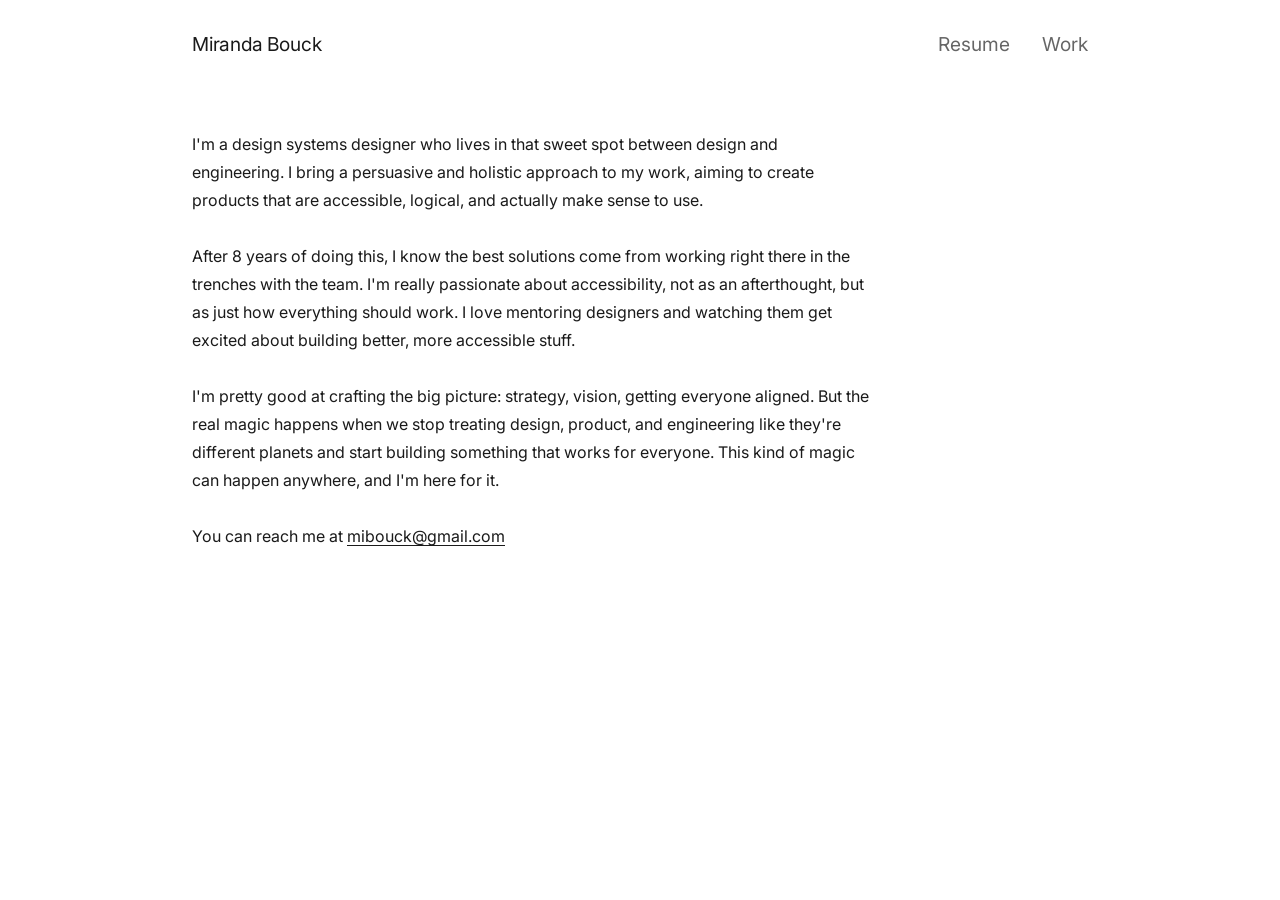
<file: index.html>
<!DOCTYPE html>
<html lang="en">
<head>
  <meta charset="UTF-8" />
  <meta name="viewport" content="width=device-width, initial-scale=1.0" />
  <title>Miranda Bouck</title>
  <meta name="description" content="Miranda Bouck is a staff product designer specializing in design systems, working at the intersection of design, engineering, and accessibility." />
  <meta property="og:title" content="Miranda Bouck" />
  <meta property="og:description" content="Miranda Bouck is a staff product designer specializing in design systems, working at the intersection of design, engineering, and accessibility." />
  <meta property="og:image" content="https://boucksy.com/favicon.svg" />
  <meta property="og:url" content="https://boucksy.com/" />
  <meta property="og:type" content="website" />
  <link rel="preconnect" href="https://fonts.googleapis.com" />
  <link rel="preconnect" href="https://fonts.gstatic.com" crossorigin />
  <link href="https://fonts.googleapis.com/css2?family=Inter:wght@400;500;600&display=swap" rel="stylesheet" />
  <link rel="icon" type="image/svg+xml" href="favicon.svg" />
  <link rel="stylesheet" href="styles.css" />
</head>
<body>
  <a href="#main-content" class="skip-link">Skip to main content</a>

  <header>
    <nav>
      <a href="/" class="nav-logo">Miranda Bouck</a>
      <ul class="nav-links" role="list">
        <li><a href="/resume">Resume</a></li>
        <li><a href="/work">Work</a></li>
      </ul>
    </nav>
  </header>

  <main id="main-content">
    <div class="home-bio">
      <p>
        I'm a design systems designer who lives in that sweet spot between design
        and engineering. I bring a persuasive and holistic approach to my work,
        aiming to create products that are accessible, logical, and actually make
        sense to use.
      </p>
      <p>
        After 8 years of doing this, I know the best solutions come from working
        right there in the trenches with the team. I'm really passionate about
        accessibility, not as an afterthought, but as just how everything should
        work. I love mentoring designers and watching them get excited about
        building better, more accessible stuff.
      </p>
      <p>
        I'm pretty good at crafting the big picture: strategy, vision, getting
        everyone aligned. But the real magic happens when we stop treating design,
        product, and engineering like they're different planets and start building
        something that works for everyone. This kind of magic can happen anywhere,
        and I'm here for it.
      </p>

      <p>You can reach me at <a href="mailto:mibouck@gmail.com">mibouck@gmail.com</a></p>
    </div>
  </main>

  <script src="/scripts.js"></script>
</body>
</html>
</file>
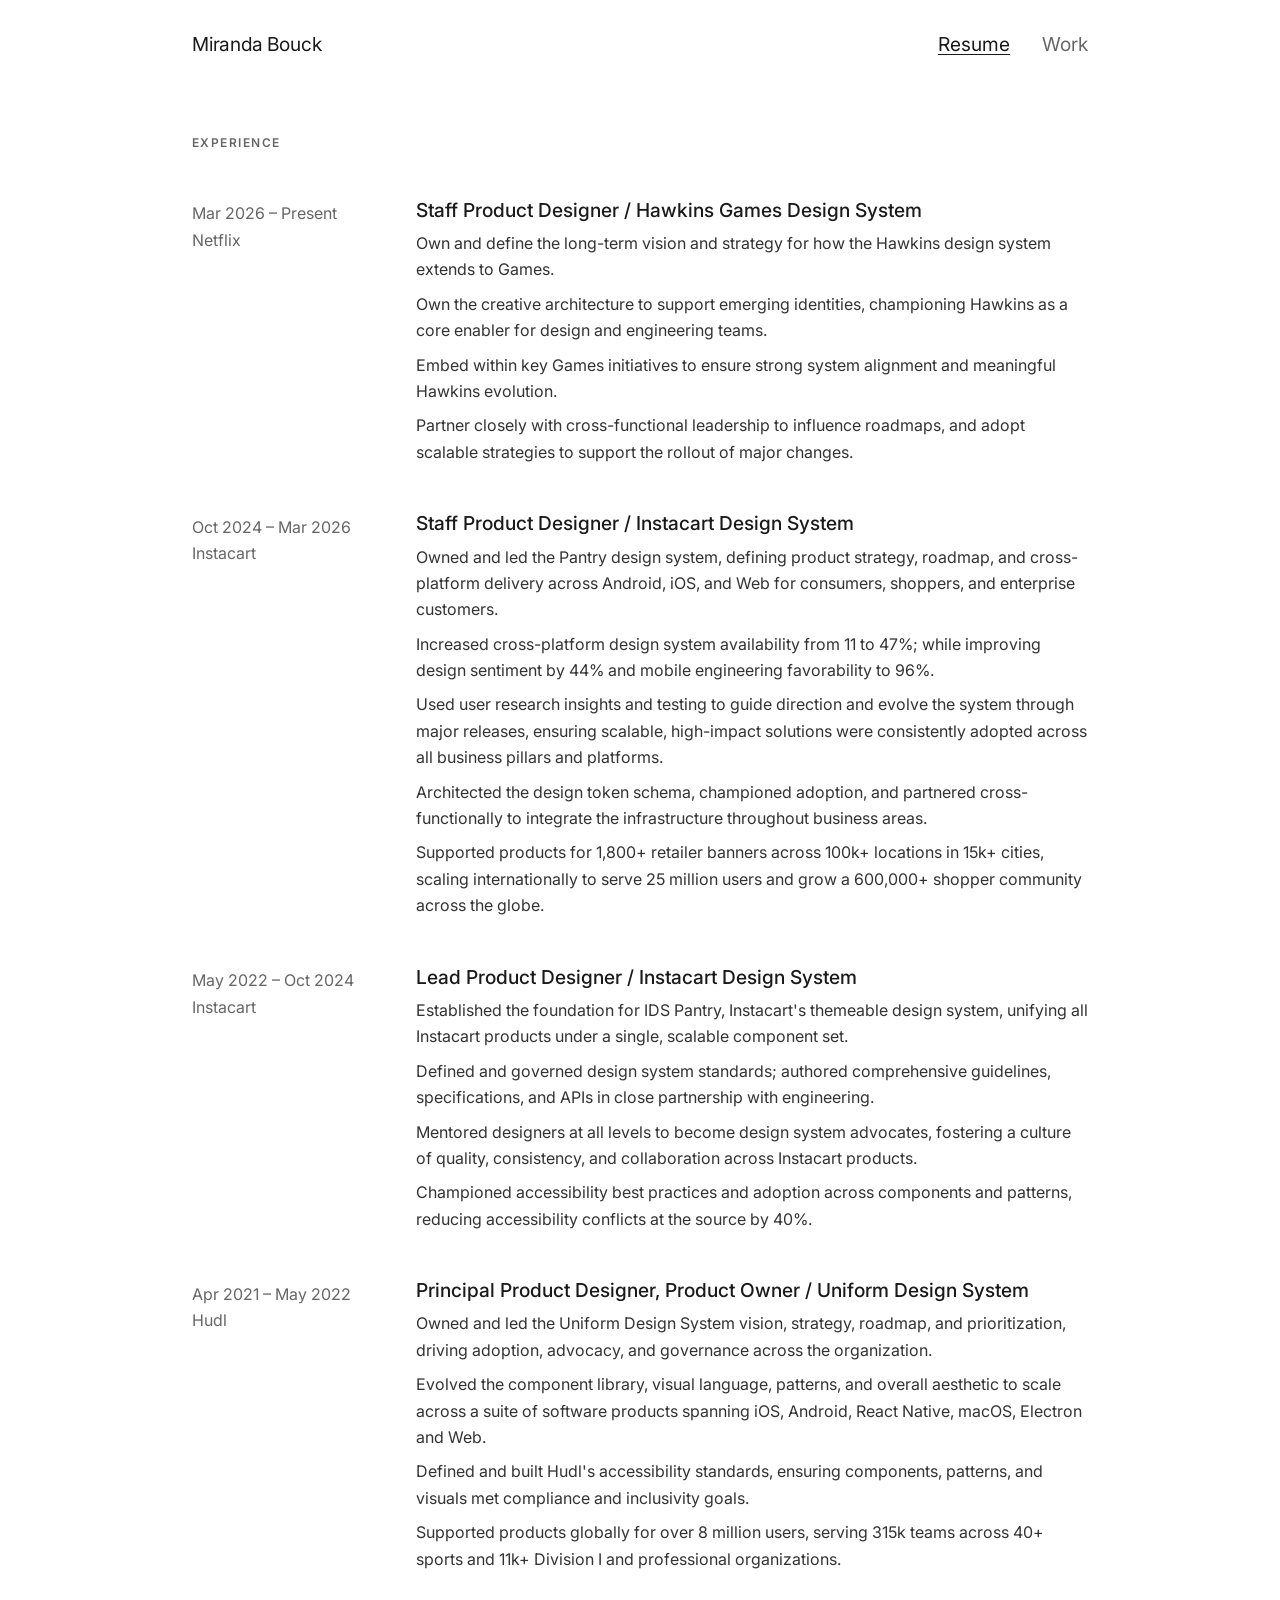
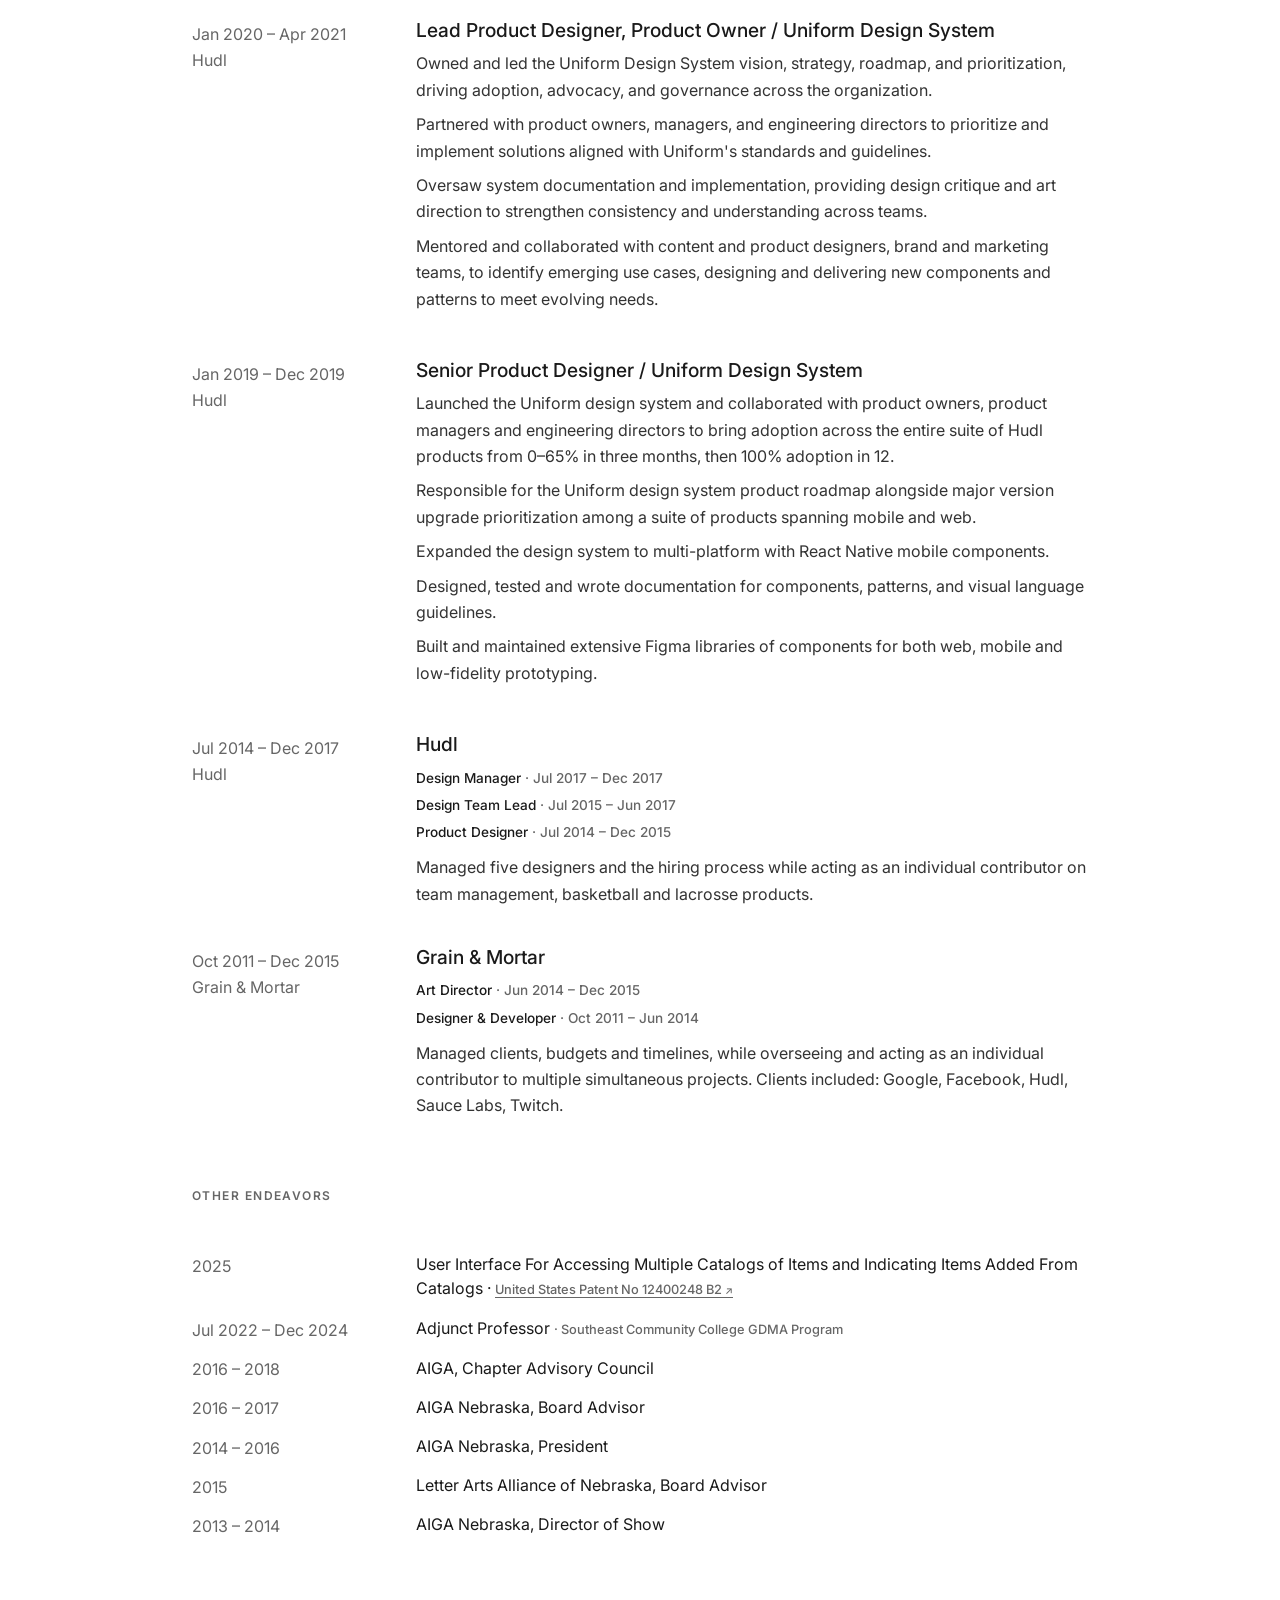
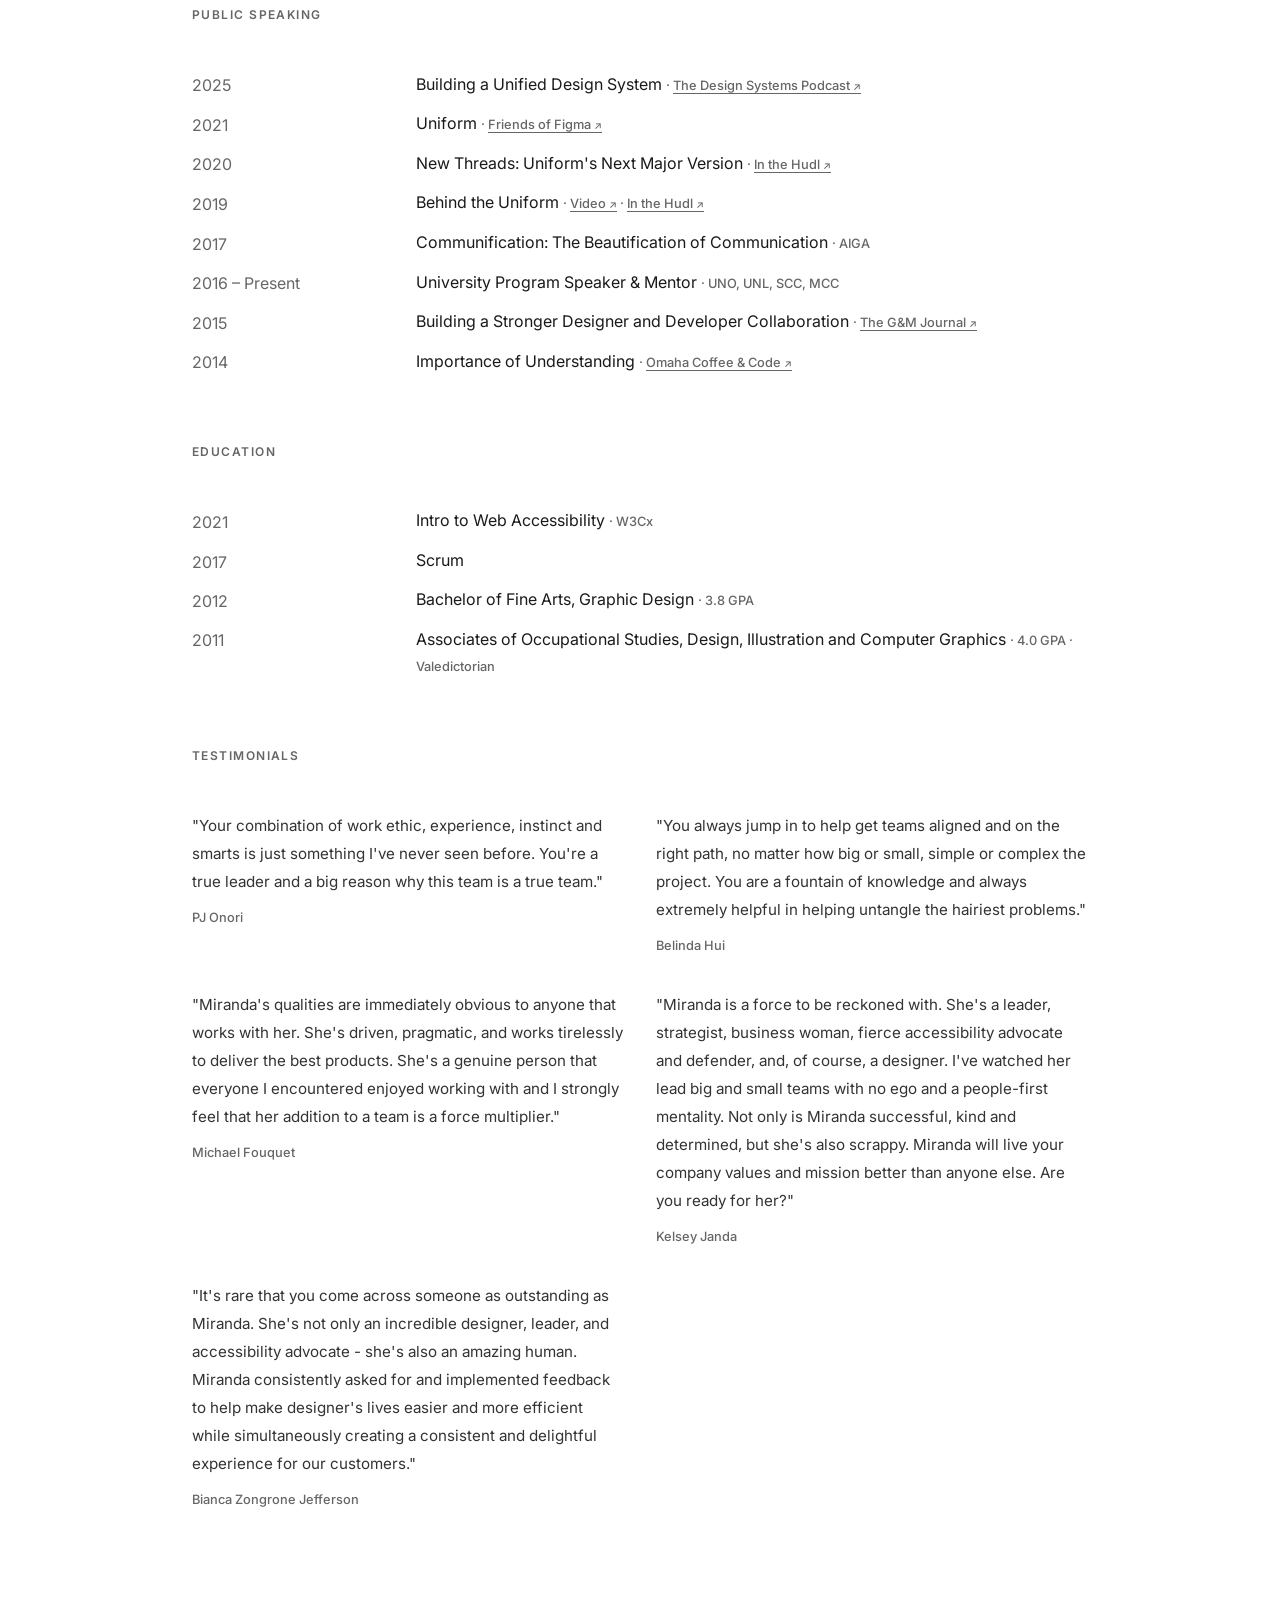
<file: resume/index.html>
<!DOCTYPE html>
<html lang="en">
<head>
  <meta charset="UTF-8" />
  <meta name="viewport" content="width=device-width, initial-scale=1.0" />
  <title>Miranda Bouck / Resume</title>
  <meta name="description" content="Miranda Bouck's work history as a design systems designer at Netflix, Instacart, and Hudl, with a focus on accessibility and scalable product design." />
  <meta property="og:title" content="Miranda Bouck / Resume" />
  <meta property="og:description" content="Miranda Bouck's work history as a design systems designer at Netflix, Instacart, and Hudl, with a focus on accessibility and scalable product design." />
  <meta property="og:image" content="https://boucksy.com/favicon.svg" />
  <meta property="og:url" content="https://boucksy.com/resume" />
  <meta property="og:type" content="website" />
  <link rel="preconnect" href="https://fonts.googleapis.com" />
  <link rel="preconnect" href="https://fonts.gstatic.com" crossorigin />
  <link href="https://fonts.googleapis.com/css2?family=Inter:wght@400;500;600&display=swap" rel="stylesheet" />
  <link rel="icon" type="image/svg+xml" href="../favicon.svg" />
  <link rel="stylesheet" href="../styles.css" />
</head>
<body>
  <a href="#main-content" class="skip-link">Skip to main content</a>

  <header>
    <nav>
      <a href="/" class="nav-logo">Miranda Bouck</a>
      <ul class="nav-links" role="list">
        <li><a href="/resume" class="active" aria-current="page">Resume</a></li>
        <li><a href="/work">Work</a></li>
      </ul>
    </nav>
  </header>

  <main id="main-content">
    <h1 class="sr-only">Resume</h1>

    <!-- Experience -->
    <section>
      <h2>Experience</h2>

      <div class="experience-entry">
        <div class="entry-meta">
          <div class="entry-date">Mar 2026 – Present</div>
          <div class="entry-company">Netflix</div>
        </div>
        <div class="entry-content">
          <div class="entry-title">Staff Product Designer / Hawkins Games Design System</div>
          <ul class="entry-bullets" role="list">
            <li>Own and define the long-term vision and strategy for how the Hawkins design system extends to Games.</li>
            <li>Own the creative architecture to support emerging identities, championing Hawkins as a core enabler for design and engineering teams.</li>
            <li>Embed within key Games initiatives to ensure strong system alignment and meaningful Hawkins evolution.</li>
            <li>Partner closely with cross-functional leadership to influence roadmaps, and adopt scalable strategies to support the rollout of major changes.</li>
          </ul>
        </div>
      </div>

      <div class="experience-entry">
        <div class="entry-meta">
          <div class="entry-date">Oct 2024 – Mar 2026</div>
          <div class="entry-company">Instacart</div>
        </div>
        <div class="entry-content">
          <div class="entry-title">Staff Product Designer / Instacart Design System</div>
          <ul class="entry-bullets" role="list">
            <li>Owned and led the Pantry design system, defining product strategy, roadmap, and cross-platform delivery across Android, iOS, and Web for consumers, shoppers, and enterprise customers.</li>
            <li>Increased cross-platform design system availability from 11 to 47%; while improving design sentiment by 44% and mobile engineering favorability to 96%.</li>
            <li>Used user research insights and testing to guide direction and evolve the system through major releases, ensuring scalable, high-impact solutions were consistently adopted across all business pillars and platforms.</li>
            <li>Architected the design token schema, championed adoption, and partnered cross-functionally to integrate the infrastructure throughout business areas.</li>
<li>Supported products for 1,800+ retailer banners across 100k+ locations in 15k+ cities, scaling internationally to serve 25 million users and grow a 600,000+ shopper community across the globe.</li>
          </ul>
        </div>
      </div>

      <div class="experience-entry">
        <div class="entry-meta">
          <div class="entry-date">May 2022 – Oct 2024</div>
          <div class="entry-company">Instacart</div>
        </div>
        <div class="entry-content">
          <div class="entry-title">Lead Product Designer / Instacart Design System</div>
          <ul class="entry-bullets" role="list">
            <li>Established the foundation for IDS Pantry, Instacart's themeable design system, unifying all Instacart products under a single, scalable component set.</li>
            <li>Defined and governed design system standards; authored comprehensive guidelines, specifications, and APIs in close partnership with engineering.</li>
            <li>Mentored designers at all levels to become design system advocates, fostering a culture of quality, consistency, and collaboration across Instacart products.</li>
            <li>Championed accessibility best practices and adoption across components and patterns, reducing accessibility conflicts at the source by 40%.</li>
          </ul>
        </div>
      </div>

      <div class="experience-entry">
        <div class="entry-meta">
          <div class="entry-date">Apr 2021 – May 2022</div>
          <div class="entry-company">Hudl</div>
        </div>
        <div class="entry-content">
          <div class="entry-title">Principal Product Designer, Product Owner / Uniform Design System</div>
          <ul class="entry-bullets" role="list">
            <li>Owned and led the Uniform Design System vision, strategy, roadmap, and prioritization, driving adoption, advocacy, and governance across the organization.</li>
            <li>Evolved the component library, visual language, patterns, and overall aesthetic to scale across a suite of software products spanning iOS, Android, React Native, macOS, Electron and Web.</li>
            <li>Defined and built Hudl's accessibility standards, ensuring components, patterns, and visuals met compliance and inclusivity goals.</li>
            <li>Supported products globally for over 8 million users, serving 315k teams across 40+ sports and 11k+ Division I and professional organizations.</li>
          </ul>
        </div>
      </div>

      <div class="experience-entry">
        <div class="entry-meta">
          <div class="entry-date">Jan 2020 – Apr 2021</div>
          <div class="entry-company">Hudl</div>
        </div>
        <div class="entry-content">
          <div class="entry-title">Lead Product Designer, Product Owner / Uniform Design System</div>
          <ul class="entry-bullets" role="list">
            <li>Owned and led the Uniform Design System vision, strategy, roadmap, and prioritization, driving adoption, advocacy, and governance across the organization.</li>
            <li>Partnered with product owners, managers, and engineering directors to prioritize and implement solutions aligned with Uniform's standards and guidelines.</li>
            <li>Oversaw system documentation and implementation, providing design critique and art direction to strengthen consistency and understanding across teams.</li>
            <li>Mentored and collaborated with content and product designers, brand and marketing teams, to identify emerging use cases, designing and delivering new components and patterns to meet evolving needs.</li>
          </ul>
        </div>
      </div>

      <div class="experience-entry">
        <div class="entry-meta">
          <div class="entry-date">Jan 2019 – Dec 2019</div>
          <div class="entry-company">Hudl</div>
        </div>
        <div class="entry-content">
          <div class="entry-title">Senior Product Designer / Uniform Design System</div>
          <ul class="entry-bullets" role="list">
            <li>Launched the Uniform design system and collaborated with product owners, product managers and engineering directors to bring adoption across the entire suite of Hudl products from 0–65% in three months, then 100% adoption in 12.</li>
            <li>Responsible for the Uniform design system product roadmap alongside major version upgrade prioritization among a suite of products spanning mobile and web.</li>
            <li>Expanded the design system to multi-platform with React Native mobile components.</li>
            <li>Designed, tested and wrote documentation for components, patterns, and visual language guidelines.</li>
            <li>Built and maintained extensive Figma libraries of components for both web, mobile and low-fidelity prototyping.</li>
          </ul>
        </div>
      </div>

      <div class="experience-entry">
        <div class="entry-meta">
          <div class="entry-date">Jul 2014 – Dec 2017</div>
          <div class="entry-company">Hudl</div>
        </div>
        <div class="entry-content">
          <div class="entry-title">Hudl</div>
          <ul class="entry-roles" role="list">
            <li><span class="role-title">Design Manager</span> · Jul 2017 – Dec 2017</li>
            <li><span class="role-title">Design Team Lead</span> · Jul 2015 – Jun 2017</li>
            <li><span class="role-title">Product Designer</span> · Jul 2014 – Dec 2015</li>
          </ul>
          <p class="entry-description">Managed five designers and the hiring process while acting as an individual contributor on team management, basketball and lacrosse products.</p>
        </div>
      </div>

      <div class="experience-entry">
        <div class="entry-meta">
          <div class="entry-date">Oct 2011 – Dec 2015</div>
          <div class="entry-company">Grain &amp; Mortar</div>
        </div>
        <div class="entry-content">
          <div class="entry-title">Grain &amp; Mortar</div>
          <ul class="entry-roles" role="list">
            <li><span class="role-title">Art Director</span> · Jun 2014 – Dec 2015</li>
            <li><span class="role-title">Designer &amp; Developer</span> · Oct 2011 – Jun 2014</li>
          </ul>
          <p class="entry-description">Managed clients, budgets and timelines, while overseeing and acting as an individual contributor to multiple simultaneous projects. Clients included: Google, Facebook, Hudl, Sauce Labs, Twitch.</p>
        </div>
      </div>
    </section>

    <!-- Other Endeavors -->
    <section>
      <h2>Other Endeavors</h2>

      <div class="list-entry">
        <div class="list-date">2025</div>
        <div class="list-content">User Interface For Accessing Multiple Catalogs of Items and Indicating Items Added From Catalogs · <span class="sub"><a href="/resume/US_12400248_B2.pdf" target="_blank" rel="noopener noreferrer">United States Patent No 12400248 B2</a></span></div>
      </div>
      <div class="list-entry">
        <div class="list-date">Jul 2022 – Dec 2024</div>
        <div class="list-content">Adjunct Professor <span class="sub">· Southeast Community College GDMA Program</span></div>
      </div>
      <div class="list-entry">
        <div class="list-date">2016 – 2018</div>
        <div class="list-content">AIGA, Chapter Advisory Council</div>
      </div>
      <div class="list-entry">
        <div class="list-date">2016 – 2017</div>
        <div class="list-content">AIGA Nebraska, Board Advisor</div>
      </div>
      <div class="list-entry">
        <div class="list-date">2014 – 2016</div>
        <div class="list-content">AIGA Nebraska, President</div>
      </div>
      <div class="list-entry">
        <div class="list-date">2015</div>
        <div class="list-content">Letter Arts Alliance of Nebraska, Board Advisor</div>
      </div>
      <div class="list-entry">
        <div class="list-date">2013 – 2014</div>
        <div class="list-content">AIGA Nebraska, Director of Show</div>
      </div>
    </section>

    <!-- Public Speaking -->
    <section>
      <h2>Public Speaking</h2>

      <div class="list-entry">
        <div class="list-date">2025</div>
        <div class="list-content">Building a Unified Design System <span class="sub">· <a href="https://www.knapsack.cloud/blog/building-a-unified-design-system-for-instacarts-multi-product-ecosystem-lessons-for-success-from-miranda-bouck" target="_blank" rel="noopener noreferrer">The Design Systems Podcast</a></span></div>
      </div>
      <div class="list-entry">
        <div class="list-date">2021</div>
        <div class="list-content">Uniform <span class="sub">· <a href="https://youtu.be/x2UnuAwhiWo?si=gm6AbqHa9O8xgq4Y&t=1479" target="_blank" rel="noopener noreferrer">Friends of Figma</a></span></div>
      </div>
      <div class="list-entry">
        <div class="list-date">2020</div>
        <div class="list-content">New Threads: Uniform's Next Major Version <span class="sub">· <a href="https://medium.com/in-the-hudl/new-threads-uniforms-next-major-version-41406dbf2e30" target="_blank" rel="noopener noreferrer">In the Hudl</a></span></div>
      </div>
      <div class="list-entry">
        <div class="list-date">2019</div>
        <div class="list-content">Behind the Uniform <span class="sub">· <a href="https://vimeo.com/350323394" target="_blank" rel="noopener noreferrer">Video</a> · <a href="https://medium.com/in-the-hudl/behind-the-uniform-12d8fead23de" target="_blank" rel="noopener noreferrer">In the Hudl</a></span></div>
      </div>
      <div class="list-entry">
        <div class="list-date">2017</div>
        <div class="list-content">Communification: The Beautification of Communication <span class="sub">· AIGA</span></div>
      </div>
      <div class="list-entry">
        <div class="list-date">2016 – Present</div>
        <div class="list-content">University Program Speaker &amp; Mentor <span class="sub">· UNO, UNL, SCC, MCC</span></div>
      </div>
      <div class="list-entry">
        <div class="list-date">2015</div>
        <div class="list-content">Building a Stronger Designer and Developer Collaboration <span class="sub">· <a href="https://medium.com/the-g-m-journal/building-a-stronger-designer-and-developer-collaboration-a0e5167ffacb" target="_blank" rel="noopener noreferrer">The G&amp;M Journal</a></span></div>
      </div>
      <div class="list-entry">
        <div class="list-date">2014</div>
        <div class="list-content">Importance of Understanding <span class="sub">· <a href="https://www.slideshare.net/slideshow/the-importance-of-understanding-designers-developers/42275895" target="_blank" rel="noopener noreferrer">Omaha Coffee &amp; Code</a></span></div>
      </div>
    </section>

    <!-- Education -->
    <section>
      <h2>Education</h2>

      <div class="list-entry">
        <div class="list-date">2021</div>
        <div class="list-content">Intro to Web Accessibility <span class="sub">· W3Cx</span></div>
      </div>
      <div class="list-entry">
        <div class="list-date">2017</div>
        <div class="list-content">Scrum</div>
      </div>
      <div class="list-entry">
        <div class="list-date">2012</div>
        <div class="list-content">Bachelor of Fine Arts, Graphic Design <span class="sub">· 3.8 GPA</span></div>
      </div>
      <div class="list-entry">
        <div class="list-date">2011</div>
        <div class="list-content">Associates of Occupational Studies, Design, Illustration and Computer Graphics <span class="sub">· 4.0 GPA · Valedictorian</span></div>
      </div>
    </section>

    <!-- Testimonials -->
    <section>
      <h2>Testimonials</h2>

      <div class="testimonials-grid">
      <div class="testimonial">
        <blockquote>"Your combination of work ethic, experience, instinct and smarts is just something I've never seen before. You're a true leader and a big reason why this team is a true team."</blockquote>
        <cite>PJ Onori</cite>
      </div>

      <div class="testimonial">
        <blockquote>"You always jump in to help get teams aligned and on the right path, no matter how big or small, simple or complex the project. You are a fountain of knowledge and always extremely helpful in helping untangle the hairiest problems."</blockquote>
        <cite>Belinda Hui</cite>
      </div>

      <div class="testimonial">
        <blockquote>"Miranda's qualities are immediately obvious to anyone that works with her. She's driven, pragmatic, and works tirelessly to deliver the best products. She's a genuine person that everyone I encountered enjoyed working with and I strongly feel that her addition to a team is a force multiplier."</blockquote>
        <cite>Michael Fouquet</cite>
      </div>

      <div class="testimonial">
        <blockquote>"Miranda is a force to be reckoned with. She's a leader, strategist, business woman, fierce accessibility advocate and defender, and, of course, a designer. I've watched her lead big and small teams with no ego and a people-first mentality. Not only is Miranda successful, kind and determined, but she's also scrappy. Miranda will live your company values and mission better than anyone else. Are you ready for her?"</blockquote>
        <cite>Kelsey Janda</cite>
      </div>

      <div class="testimonial">
        <blockquote>"It's rare that you come across someone as outstanding as Miranda. She's not only an incredible designer, leader, and accessibility advocate - she's also an amazing human. Miranda consistently asked for and implemented feedback to help make designer's lives easier and more efficient while simultaneously creating a consistent and delightful experience for our customers."</blockquote>
        <cite>Bianca Zongrone Jefferson</cite>
      </div>
      </div><!-- end testimonials-grid -->

    </section>

  </main>

  <script src="/scripts.js"></script>
</body>
</html>
</file>
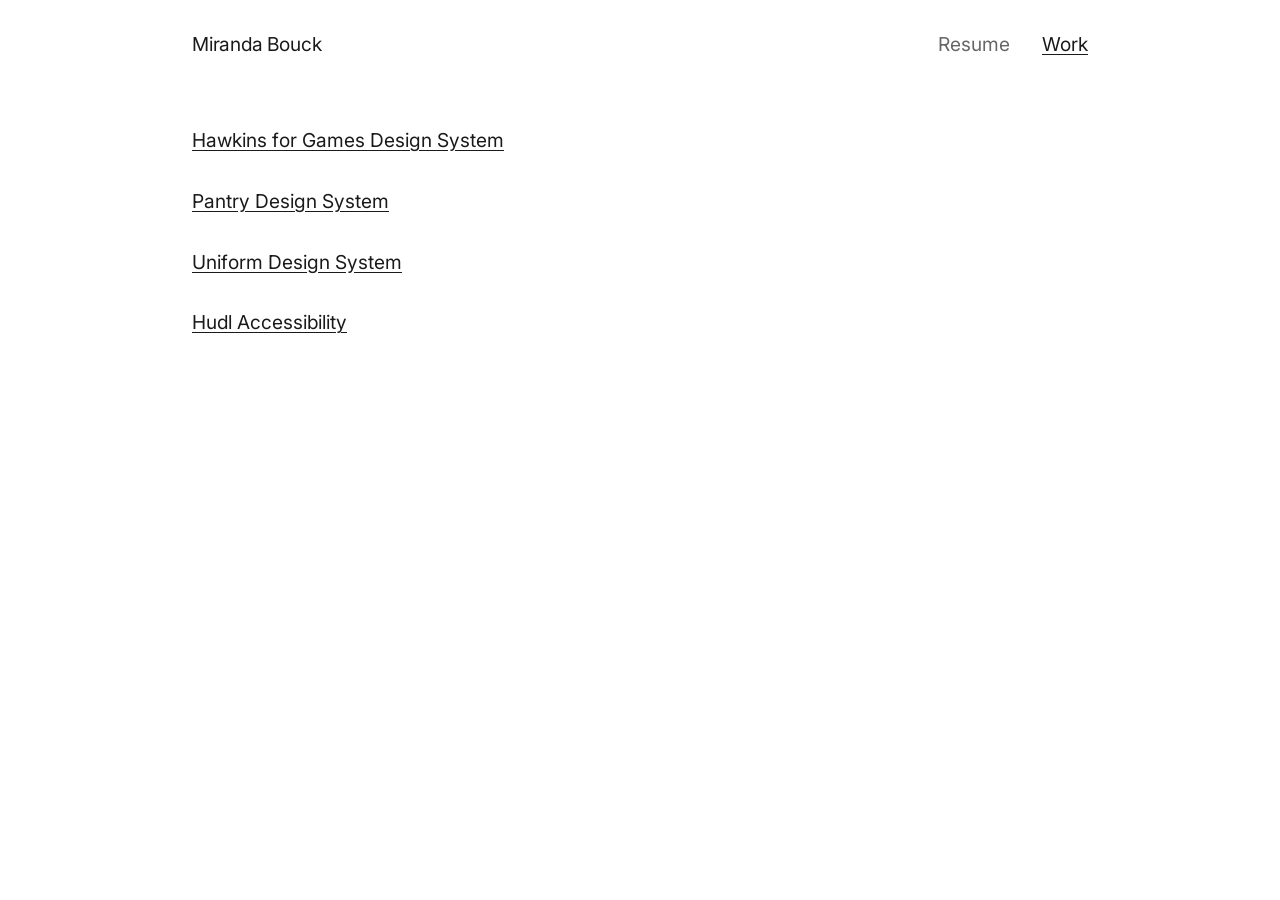
<file: work/index.html>
<!DOCTYPE html>
<html lang="en">
<head>
  <meta charset="UTF-8" />
  <meta name="viewport" content="width=device-width, initial-scale=1.0" />
  <title>Miranda Bouck / Work</title>
  <meta name="description" content="Case studies from Miranda Bouck on design systems at Netflix, Instacart, and Hudl, spanning product strategy, accessibility, and delivery across platforms." />
  <meta property="og:title" content="Miranda Bouck / Work" />
  <meta property="og:description" content="Case studies from Miranda Bouck on design systems at Netflix, Instacart, and Hudl, spanning product strategy, accessibility, and delivery across platforms." />
  <meta property="og:image" content="https://boucksy.com/favicon.svg" />
  <meta property="og:url" content="https://boucksy.com/work" />
  <meta property="og:type" content="website" />
  <link rel="preconnect" href="https://fonts.googleapis.com" />
  <link rel="preconnect" href="https://fonts.gstatic.com" crossorigin />
  <link href="https://fonts.googleapis.com/css2?family=Inter:wght@400;500;600&display=swap" rel="stylesheet" />
  <link rel="icon" type="image/svg+xml" href="../favicon.svg" />
  <link rel="stylesheet" href="../styles.css" />
</head>
<body>
  <a href="#main-content" class="skip-link">Skip to main content</a>

  <header>
    <nav>
      <a href="/" class="nav-logo">Miranda Bouck</a>
      <ul class="nav-links" role="list">
        <li><a href="/resume">Resume</a></li>
        <li><a href="/work" class="active" aria-current="page">Work</a></li>
      </ul>
    </nav>
  </header>

  <main id="main-content">
    <h1 class="sr-only">Work</h1>

    <section>
      <div class="experience-entry single-col">
        <div class="entry-content">
          <div class="entry-title">
            <a href="/work/hawkins-for-games">Hawkins for Games Design System</a>
          </div>
        </div>
      </div>

      <div class="experience-entry single-col">
        <div class="entry-content">
          <div class="entry-title">
            <a href="/work/pantry">Pantry Design System</a>
          </div>
        </div>
      </div>

<div class="experience-entry single-col">
        <div class="entry-content">
          <div class="entry-title">
            <a href="/work/uniform">Uniform Design System</a>
          </div>
        </div>
      </div>

      <div class="experience-entry single-col">
        <div class="entry-content">
          <div class="entry-title">
            <a href="/work/hudl-accessibility">Hudl Accessibility</a>
          </div>
        </div>
      </div>
    </section>

  </main>

  <script src="/scripts.js"></script>
</body>
</html>
</file>
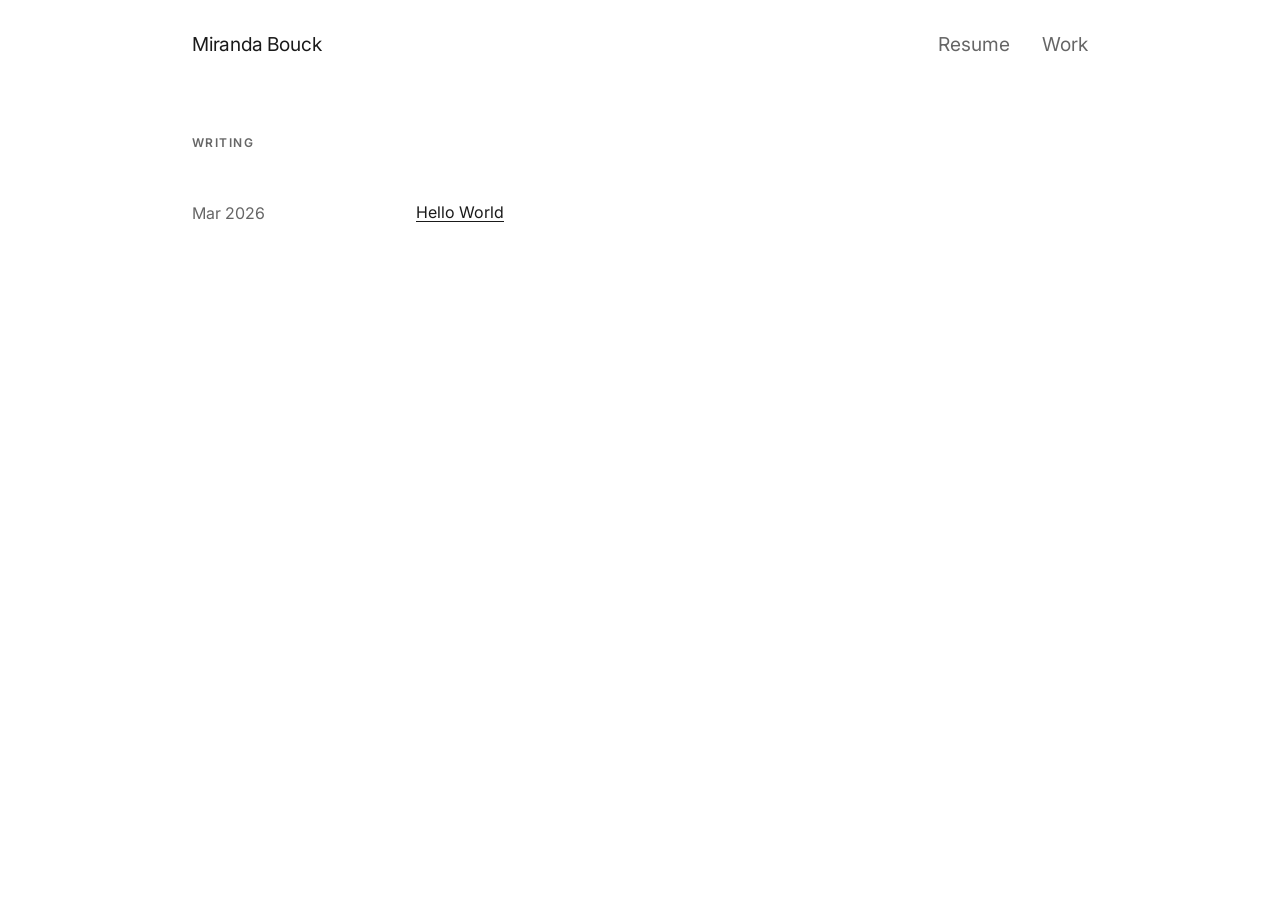
<file: writing/index.html>
<!DOCTYPE html>
<html lang="en">
<head>
  <meta charset="UTF-8" />
  <meta name="viewport" content="width=device-width, initial-scale=1.0" />
  <title>Miranda Bouck / Writing</title>
  <meta name="description" content="Writing from Miranda Bouck on design systems, accessibility, and the craft of building products that scale." />
  <meta property="og:title" content="Miranda Bouck / Writing" />
  <meta property="og:description" content="Writing from Miranda Bouck on design systems, accessibility, and the craft of building products that scale." />
  <meta property="og:image" content="https://boucksy.com/favicon.svg" />
  <meta property="og:url" content="https://boucksy.com/writing" />
  <meta property="og:type" content="website" />
  <link rel="preconnect" href="https://fonts.googleapis.com" />
  <link rel="preconnect" href="https://fonts.gstatic.com" crossorigin />
  <link href="https://fonts.googleapis.com/css2?family=Inter:wght@400;500;600&display=swap" rel="stylesheet" />
  <link rel="icon" type="image/svg+xml" href="../favicon.svg" />
  <link rel="stylesheet" href="../styles.css" />
</head>
<body>
  <a href="#main-content" class="skip-link">Skip to main content</a>

  <header>
    <nav>
      <a href="/" class="nav-logo">Miranda Bouck</a>
      <ul class="nav-links" role="list">
        <li><a href="/resume">Resume</a></li>
        <li><a href="/work">Work</a></li>
      </ul>
    </nav>
  </header>

  <main id="main-content">
    <section>
      <h2>Writing</h2>

      <div class="list-entry">
        <div class="list-date">Mar 2026</div>
        <div class="list-content">
          <a href="/writing/hello-world">Hello World</a>
        </div>
      </div>

    </section>
  </main>

  <script src="/scripts.js"></script>
</body>
</html>
</file>
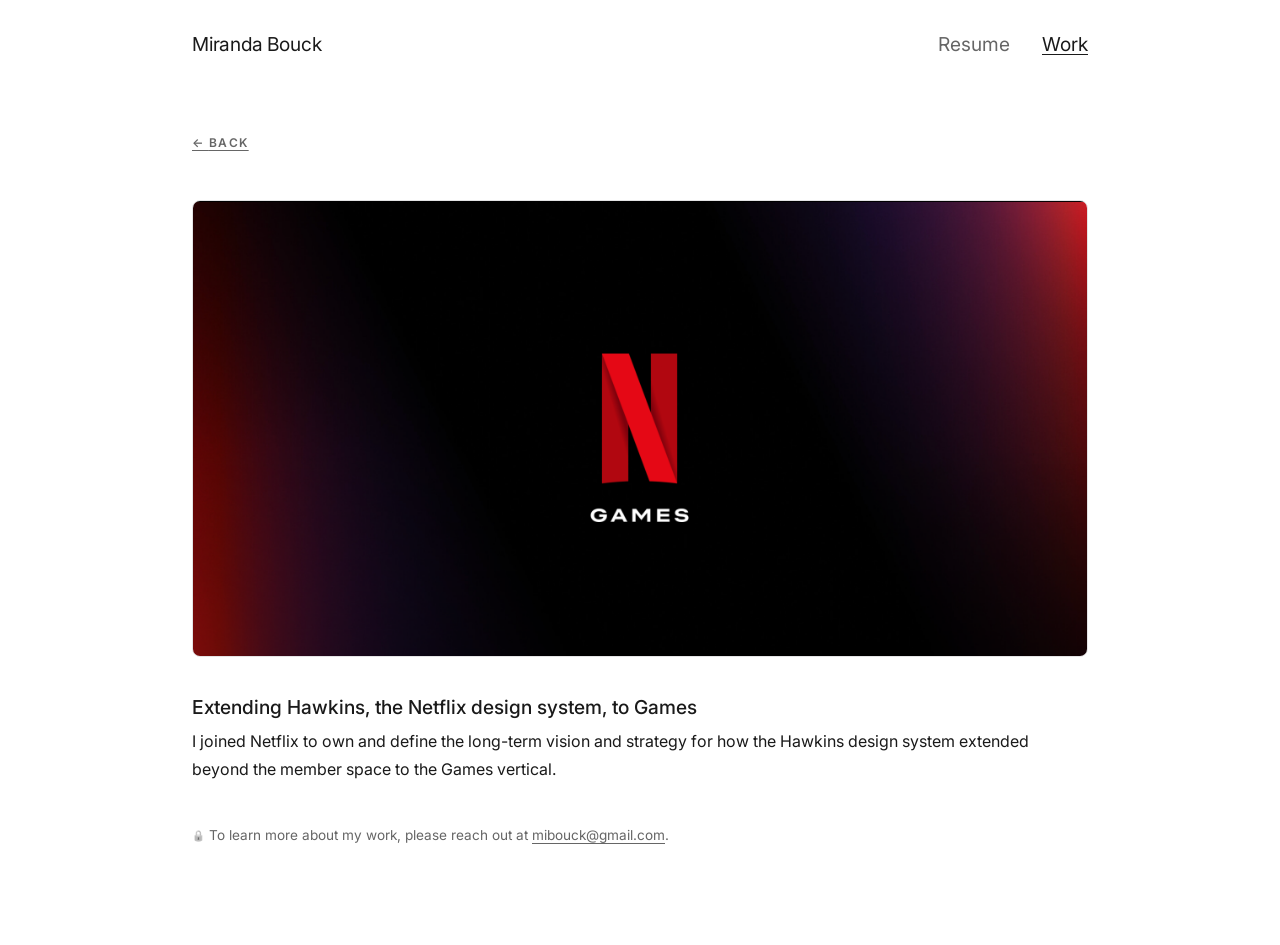
<file: work/hawkins-for-games/index.html>
<!DOCTYPE html>
<html lang="en">
<head>
  <meta charset="UTF-8" />
  <meta name="viewport" content="width=device-width, initial-scale=1.0" />
  <title>Miranda Bouck / Hawkins for Games Design System</title>
  <meta name="description" content="How Miranda Bouck extended the Hawkins design system beyond the Netflix member space to the Games vertical." />
  <meta property="og:title" content="Miranda Bouck / Hawkins for Games Design System" />
  <meta property="og:description" content="How Miranda Bouck extended the Hawkins design system beyond the Netflix member space to the Games vertical." />
  <meta property="og:image" content="https://boucksy.com/favicon.svg" />
  <meta property="og:url" content="https://boucksy.com/work/hawkins-for-games" />
  <meta property="og:type" content="website" />
  <link rel="preconnect" href="https://fonts.googleapis.com" />
  <link rel="preconnect" href="https://fonts.gstatic.com" crossorigin />
  <link href="https://fonts.googleapis.com/css2?family=Inter:wght@400;500;600&display=swap" rel="stylesheet" />
  <link rel="icon" type="image/svg+xml" href="../../favicon.svg" />
  <link rel="stylesheet" href="../../styles.css" />
</head>
<body>
  <a href="#main-content" class="skip-link">Skip to main content</a>

  <header>
    <nav>
      <a href="/" class="nav-logo">Miranda Bouck</a>
      <ul class="nav-links" role="list">
        <li><a href="/resume">Resume</a></li>
        <li><a href="/work" class="active" aria-current="page">Work</a></li>
      </ul>
    </nav>
  </header>

  <main id="main-content">
    <section aria-labelledby="page-heading">
      <p class="back-link"><a href="/work"><span aria-hidden="true">← </span>Back</a></p>

      <div class="experience-entry single-col">
        <div class="entry-content">
          <div class="post-body">
            <figure>
              <img src="netflix_games_tudum.png" width="1512" height="756" class="work-image" alt="Netflix Games logo — the Netflix N logo above the word GAMES on a dark background with red and purple gradient lighting" />
            </figure>
            <h1 id="page-heading" class="entry-title">Extending Hawkins, the Netflix design system, to Games</h1>
            <p>I joined Netflix to own and define the long-term vision and strategy for how the Hawkins design system extended beyond the member space to the Games vertical.</p>
          </div>
        </div>
      </div>
      <p class="work-note"><span class="work-lock" aria-hidden="true">🔒</span> To learn more about my work, please reach out at <a href="mailto:mibouck@gmail.com">mibouck@gmail.com</a>.</p>
    </section>
  </main>

  <script src="/scripts.js"></script>
</body>
</html>
</file>
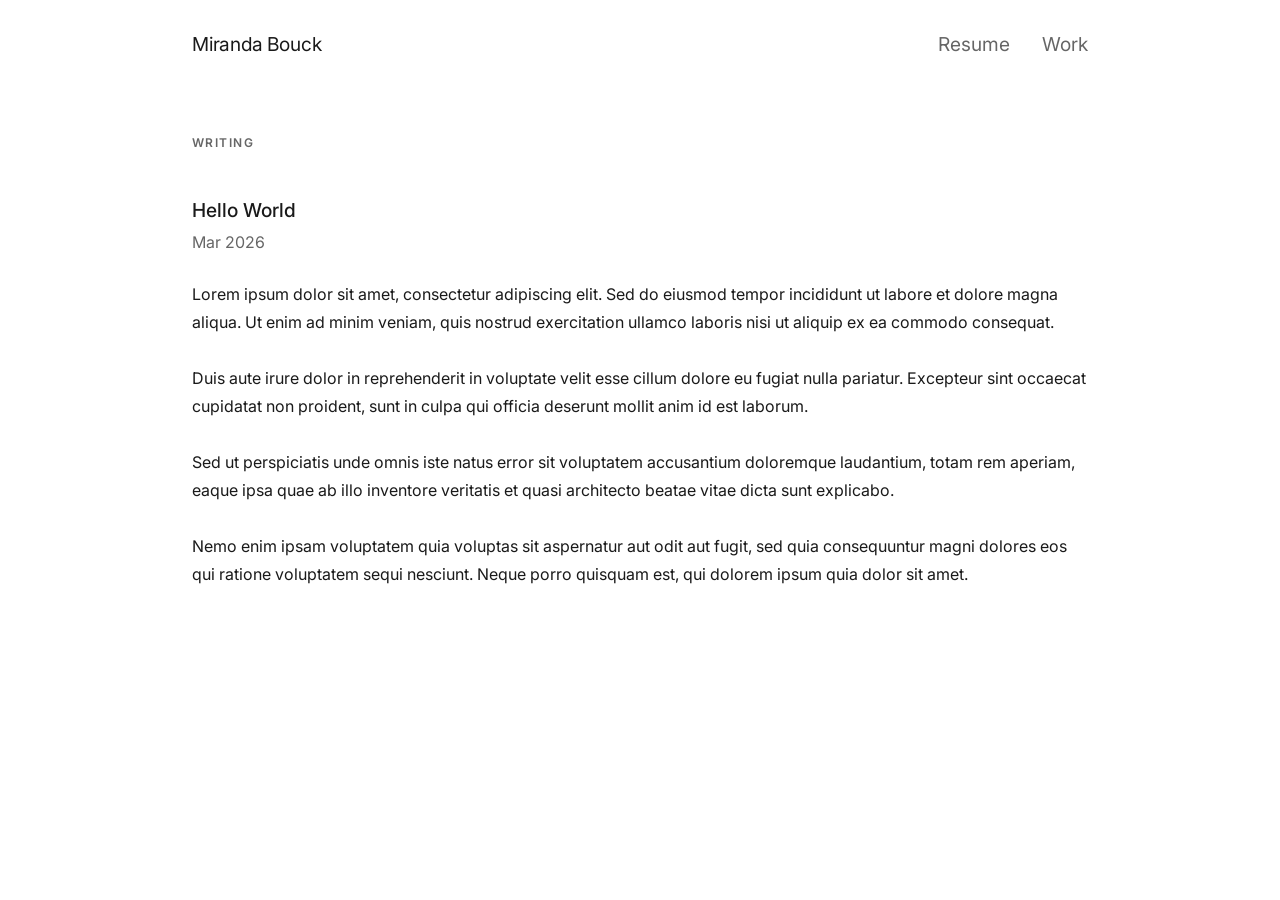
<file: writing/hello-world/index.html>
<!DOCTYPE html>
<html lang="en">
<head>
  <meta charset="UTF-8" />
  <meta name="viewport" content="width=device-width, initial-scale=1.0" />
  <title>Miranda Bouck / Hello World</title>
  <link rel="preconnect" href="https://fonts.googleapis.com" />
  <link rel="preconnect" href="https://fonts.gstatic.com" crossorigin />
  <link href="https://fonts.googleapis.com/css2?family=Inter:wght@400;500;600&display=swap" rel="stylesheet" />
  <link rel="icon" type="image/svg+xml" href="../../favicon.svg" />
  <link rel="stylesheet" href="../../styles.css" />
</head>
<body>
  <a href="#main-content" class="skip-link">Skip to main content</a>

  <header>
    <nav>
      <a href="/" class="nav-logo">Miranda Bouck</a>
      <ul class="nav-links" role="list">
        <li><a href="/resume">Resume</a></li>
        <li><a href="/work">Work</a></li>
      </ul>
    </nav>
  </header>

  <main id="main-content">
    <section>
      <h2>Writing</h2>

      <div class="experience-entry single-col">
        <div class="entry-content">
          <div class="entry-title">Hello World</div>
          <time class="post-date" datetime="2026-03-09">Mar 2026</time>
          <div class="post-body">
            <p>Lorem ipsum dolor sit amet, consectetur adipiscing elit. Sed do eiusmod tempor incididunt ut labore et dolore magna aliqua. Ut enim ad minim veniam, quis nostrud exercitation ullamco laboris nisi ut aliquip ex ea commodo consequat.</p>
            <p>Duis aute irure dolor in reprehenderit in voluptate velit esse cillum dolore eu fugiat nulla pariatur. Excepteur sint occaecat cupidatat non proident, sunt in culpa qui officia deserunt mollit anim id est laborum.</p>
            <p>Sed ut perspiciatis unde omnis iste natus error sit voluptatem accusantium doloremque laudantium, totam rem aperiam, eaque ipsa quae ab illo inventore veritatis et quasi architecto beatae vitae dicta sunt explicabo.</p>
            <p>Nemo enim ipsam voluptatem quia voluptas sit aspernatur aut odit aut fugit, sed quia consequuntur magni dolores eos qui ratione voluptatem sequi nesciunt. Neque porro quisquam est, qui dolorem ipsum quia dolor sit amet.</p>
          </div>
        </div>
      </div>
    </section>
  </main>

  <script src="/scripts.js"></script>
</body>
</html>
</file>
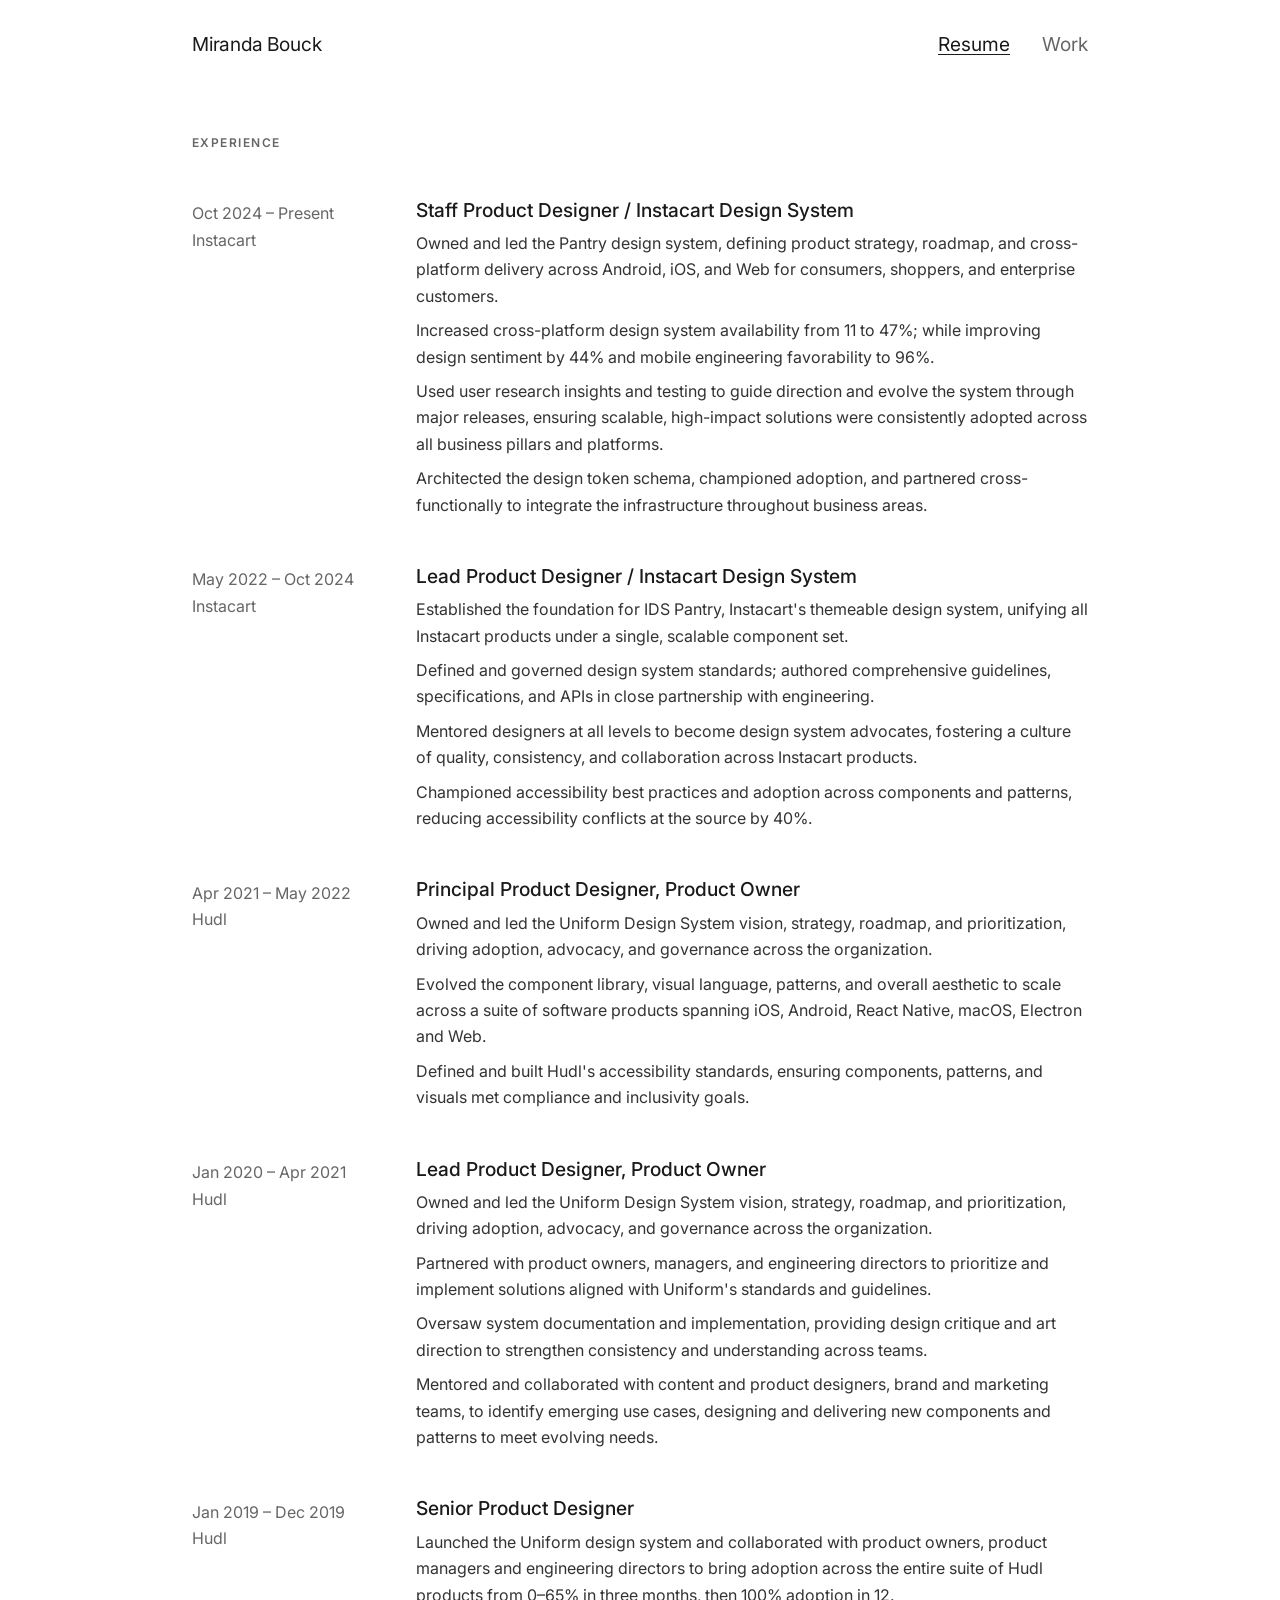
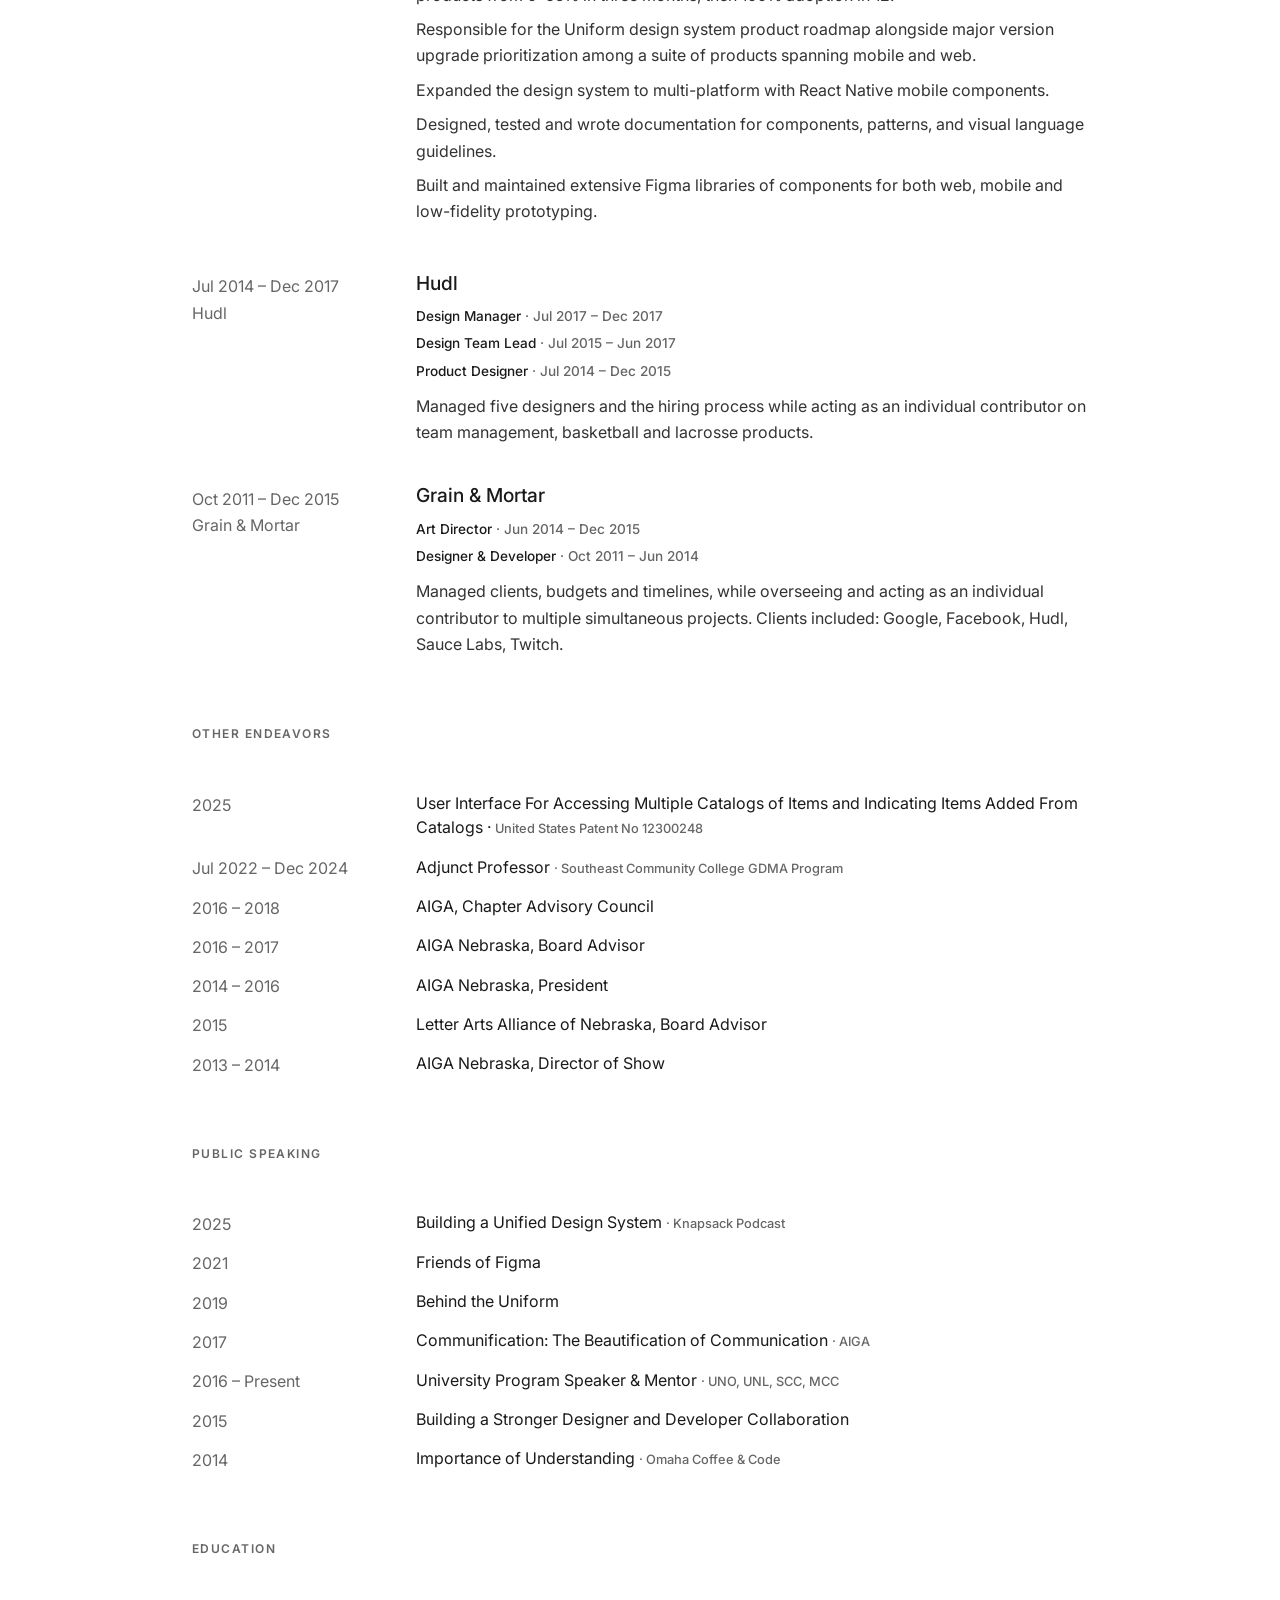
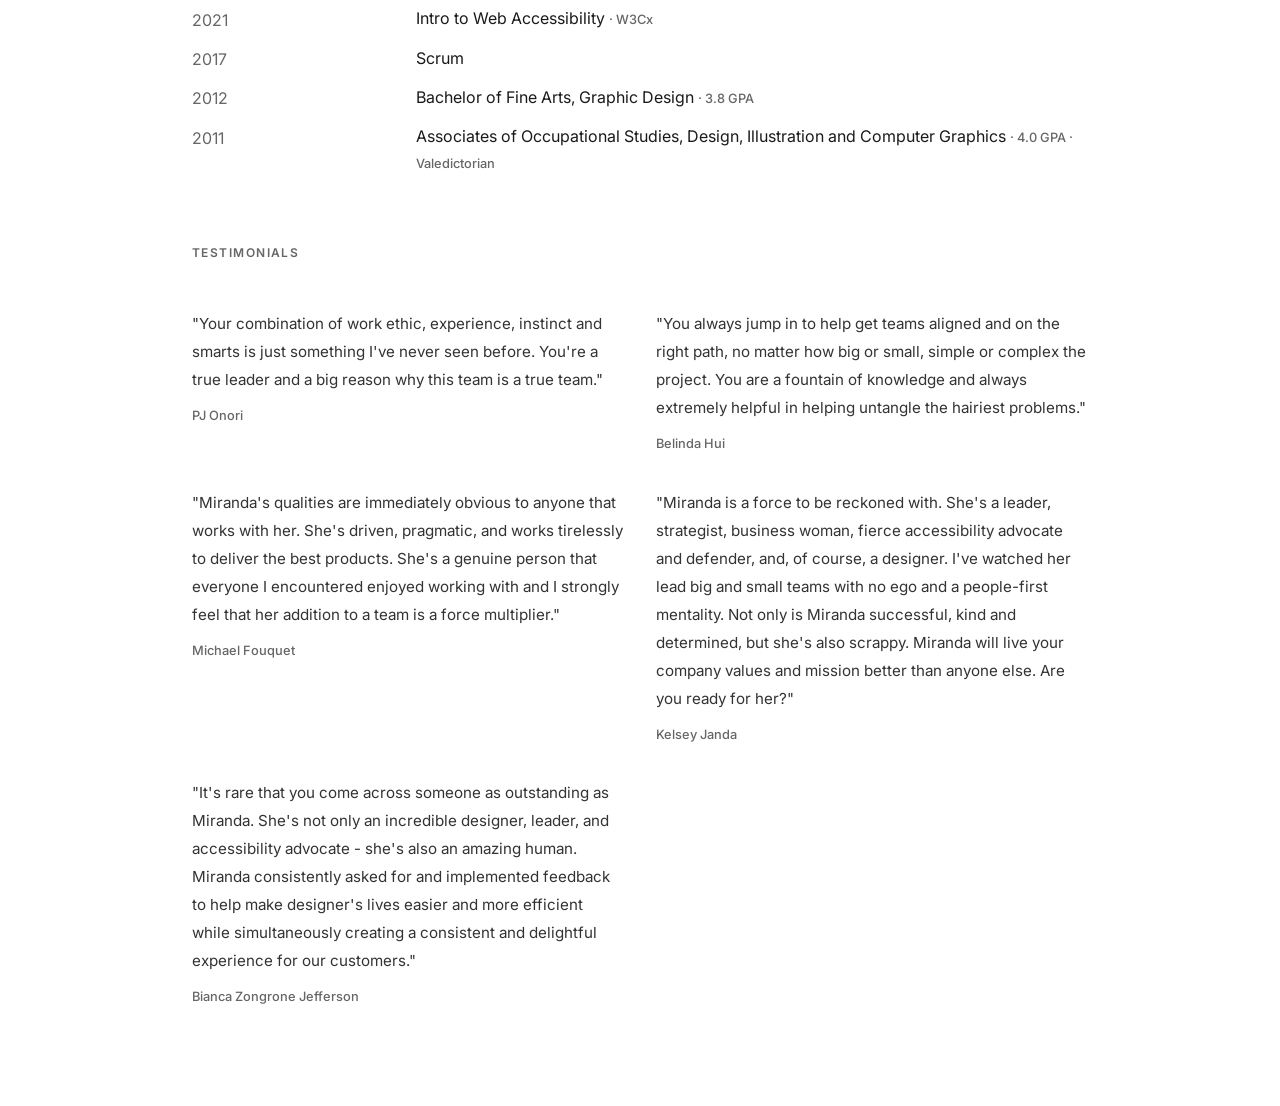
<file: resume.html>
<!DOCTYPE html>
<html lang="en">
<head>
  <meta charset="UTF-8" />
  <meta name="viewport" content="width=device-width, initial-scale=1.0" />
  <title>Miranda Bouck — Resume</title>
  <link rel="preconnect" href="https://fonts.googleapis.com" />
  <link rel="preconnect" href="https://fonts.gstatic.com" crossorigin />
  <link href="https://fonts.googleapis.com/css2?family=Inter:wght@400;500;600&display=swap" rel="stylesheet" />
  <link rel="stylesheet" href="styles.css" />
</head>
<body>

  <header>
    <nav>
      <a href="index.html" class="nav-logo">Miranda Bouck</a>
      <ul class="nav-links">
        <li><a href="resume.html" class="active">Resume</a></li>
        <li><a href="work.html">Work</a></li>
      </ul>
    </nav>
  </header>

  <main>

    <!-- Experience -->
    <section class="resume-section">
      <h2 class="section-label">Experience</h2>

      <div class="experience-entry">
        <div class="entry-meta">
          <div class="entry-date">Oct 2024 – Present</div>
          <div class="entry-company">Instacart</div>
        </div>
        <div class="entry-content">
          <div class="entry-title">Staff Product Designer / Instacart Design System</div>
          <ul class="entry-bullets">
            <li>Owned and led the Pantry design system, defining product strategy, roadmap, and cross-platform delivery across Android, iOS, and Web for consumers, shoppers, and enterprise customers.</li>
            <li>Increased cross-platform design system availability from 11 to 47%; while improving design sentiment by 44% and mobile engineering favorability to 96%.</li>
            <li>Used user research insights and testing to guide direction and evolve the system through major releases, ensuring scalable, high-impact solutions were consistently adopted across all business pillars and platforms.</li>
            <li>Architected the design token schema, championed adoption, and partnered cross-functionally to integrate the infrastructure throughout business areas.</li>
          </ul>
        </div>
      </div>

      <div class="experience-entry">
        <div class="entry-meta">
          <div class="entry-date">May 2022 – Oct 2024</div>
          <div class="entry-company">Instacart</div>
        </div>
        <div class="entry-content">
          <div class="entry-title">Lead Product Designer / Instacart Design System</div>
          <ul class="entry-bullets">
            <li>Established the foundation for IDS Pantry, Instacart's themeable design system, unifying all Instacart products under a single, scalable component set.</li>
            <li>Defined and governed design system standards; authored comprehensive guidelines, specifications, and APIs in close partnership with engineering.</li>
            <li>Mentored designers at all levels to become design system advocates, fostering a culture of quality, consistency, and collaboration across Instacart products.</li>
            <li>Championed accessibility best practices and adoption across components and patterns, reducing accessibility conflicts at the source by 40%.</li>
          </ul>
        </div>
      </div>

      <div class="experience-entry">
        <div class="entry-meta">
          <div class="entry-date">Apr 2021 – May 2022</div>
          <div class="entry-company">Hudl</div>
        </div>
        <div class="entry-content">
          <div class="entry-title">Principal Product Designer, Product Owner</div>
          <ul class="entry-bullets">
            <li>Owned and led the Uniform Design System vision, strategy, roadmap, and prioritization, driving adoption, advocacy, and governance across the organization.</li>
            <li>Evolved the component library, visual language, patterns, and overall aesthetic to scale across a suite of software products spanning iOS, Android, React Native, macOS, Electron and Web.</li>
            <li>Defined and built Hudl's accessibility standards, ensuring components, patterns, and visuals met compliance and inclusivity goals.</li>
          </ul>
        </div>
      </div>

      <div class="experience-entry">
        <div class="entry-meta">
          <div class="entry-date">Jan 2020 – Apr 2021</div>
          <div class="entry-company">Hudl</div>
        </div>
        <div class="entry-content">
          <div class="entry-title">Lead Product Designer, Product Owner</div>
          <ul class="entry-bullets">
            <li>Owned and led the Uniform Design System vision, strategy, roadmap, and prioritization, driving adoption, advocacy, and governance across the organization.</li>
            <li>Partnered with product owners, managers, and engineering directors to prioritize and implement solutions aligned with Uniform's standards and guidelines.</li>
            <li>Oversaw system documentation and implementation, providing design critique and art direction to strengthen consistency and understanding across teams.</li>
            <li>Mentored and collaborated with content and product designers, brand and marketing teams, to identify emerging use cases, designing and delivering new components and patterns to meet evolving needs.</li>
          </ul>
        </div>
      </div>

      <div class="experience-entry">
        <div class="entry-meta">
          <div class="entry-date">Jan 2019 – Dec 2019</div>
          <div class="entry-company">Hudl</div>
        </div>
        <div class="entry-content">
          <div class="entry-title">Senior Product Designer</div>
          <ul class="entry-bullets">
            <li>Launched the Uniform design system and collaborated with product owners, product managers and engineering directors to bring adoption across the entire suite of Hudl products from 0–65% in three months, then 100% adoption in 12.</li>
            <li>Responsible for the Uniform design system product roadmap alongside major version upgrade prioritization among a suite of products spanning mobile and web.</li>
            <li>Expanded the design system to multi-platform with React Native mobile components.</li>
            <li>Designed, tested and wrote documentation for components, patterns, and visual language guidelines.</li>
            <li>Built and maintained extensive Figma libraries of components for both web, mobile and low-fidelity prototyping.</li>
          </ul>
        </div>
      </div>

      <div class="experience-entry">
        <div class="entry-meta">
          <div class="entry-date">Jul 2014 – Dec 2017</div>
          <div class="entry-company">Hudl</div>
        </div>
        <div class="entry-content">
          <div class="entry-title">Hudl</div>
          <ul class="entry-roles">
            <li><span class="role-title">Design Manager</span> · Jul 2017 – Dec 2017</li>
            <li><span class="role-title">Design Team Lead</span> · Jul 2015 – Jun 2017</li>
            <li><span class="role-title">Product Designer</span> · Jul 2014 – Dec 2015</li>
          </ul>
          <p class="entry-description">Managed five designers and the hiring process while acting as an individual contributor on team management, basketball and lacrosse products.</p>
        </div>
      </div>

      <div class="experience-entry">
        <div class="entry-meta">
          <div class="entry-date">Oct 2011 – Dec 2015</div>
          <div class="entry-company">Grain &amp; Mortar</div>
        </div>
        <div class="entry-content">
          <div class="entry-title">Grain &amp; Mortar</div>
          <ul class="entry-roles">
            <li><span class="role-title">Art Director</span> · Jun 2014 – Dec 2015</li>
            <li><span class="role-title">Designer &amp; Developer</span> · Oct 2011 – Jun 2014</li>
          </ul>
          <p class="entry-description">Managed clients, budgets and timelines, while overseeing and acting as an individual contributor to multiple simultaneous projects. Clients included: Google, Facebook, Hudl, Sauce Labs, Twitch.</p>
        </div>
      </div>
    </section>

    <!-- Other Endeavors -->
    <section class="resume-section">
      <h2 class="section-label">Other Endeavors</h2>

      <div class="list-entry">
        <div class="list-date">2025</div>
        <div class="list-content">User Interface For Accessing Multiple Catalogs of Items and Indicating Items Added From Catalogs · <span class="sub">United States Patent No 12300248</span></div>
      </div>
      <div class="list-entry">
        <div class="list-date">Jul 2022 – Dec 2024</div>
        <div class="list-content">Adjunct Professor <span class="sub">· Southeast Community College GDMA Program</span></div>
      </div>
      <div class="list-entry">
        <div class="list-date">2016 – 2018</div>
        <div class="list-content">AIGA, Chapter Advisory Council</div>
      </div>
      <div class="list-entry">
        <div class="list-date">2016 – 2017</div>
        <div class="list-content">AIGA Nebraska, Board Advisor</div>
      </div>
      <div class="list-entry">
        <div class="list-date">2014 – 2016</div>
        <div class="list-content">AIGA Nebraska, President</div>
      </div>
      <div class="list-entry">
        <div class="list-date">2015</div>
        <div class="list-content">Letter Arts Alliance of Nebraska, Board Advisor</div>
      </div>
      <div class="list-entry">
        <div class="list-date">2013 – 2014</div>
        <div class="list-content">AIGA Nebraska, Director of Show</div>
      </div>
    </section>

    <!-- Public Speaking -->
    <section class="resume-section">
      <h2 class="section-label">Public Speaking</h2>

      <div class="list-entry">
        <div class="list-date">2025</div>
        <div class="list-content">Building a Unified Design System <span class="sub">· Knapsack Podcast</span></div>
      </div>
      <div class="list-entry">
        <div class="list-date">2021</div>
        <div class="list-content">Friends of Figma</div>
      </div>
      <div class="list-entry">
        <div class="list-date">2019</div>
        <div class="list-content">Behind the Uniform</div>
      </div>
      <div class="list-entry">
        <div class="list-date">2017</div>
        <div class="list-content">Communification: The Beautification of Communication <span class="sub">· AIGA</span></div>
      </div>
      <div class="list-entry">
        <div class="list-date">2016 – Present</div>
        <div class="list-content">University Program Speaker &amp; Mentor <span class="sub">· UNO, UNL, SCC, MCC</span></div>
      </div>
      <div class="list-entry">
        <div class="list-date">2015</div>
        <div class="list-content">Building a Stronger Designer and Developer Collaboration</div>
      </div>
      <div class="list-entry">
        <div class="list-date">2014</div>
        <div class="list-content">Importance of Understanding <span class="sub">· Omaha Coffee &amp; Code</span></div>
      </div>
    </section>

    <!-- Education -->
    <section class="resume-section">
      <h2 class="section-label">Education</h2>

      <div class="list-entry">
        <div class="list-date">2021</div>
        <div class="list-content">Intro to Web Accessibility <span class="sub">· W3Cx</span></div>
      </div>
      <div class="list-entry">
        <div class="list-date">2017</div>
        <div class="list-content">Scrum</div>
      </div>
      <div class="list-entry">
        <div class="list-date">2012</div>
        <div class="list-content">Bachelor of Fine Arts, Graphic Design <span class="sub">· 3.8 GPA</span></div>
      </div>
      <div class="list-entry">
        <div class="list-date">2011</div>
        <div class="list-content">Associates of Occupational Studies, Design, Illustration and Computer Graphics <span class="sub">· 4.0 GPA · Valedictorian</span></div>
      </div>
    </section>

    <!-- Testimonials -->
    <section class="resume-section">
      <h2 class="section-label">Testimonials</h2>

      <div class="testimonials-grid">
      <div class="testimonial">
        <blockquote>"Your combination of work ethic, experience, instinct and smarts is just something I've never seen before. You're a true leader and a big reason why this team is a true team."</blockquote>
        <cite>PJ Onori</cite>
      </div>

      <div class="testimonial">
        <blockquote>"You always jump in to help get teams aligned and on the right path, no matter how big or small, simple or complex the project. You are a fountain of knowledge and always extremely helpful in helping untangle the hairiest problems."</blockquote>
        <cite>Belinda Hui</cite>
      </div>

      <div class="testimonial">
        <blockquote>"Miranda's qualities are immediately obvious to anyone that works with her. She's driven, pragmatic, and works tirelessly to deliver the best products. She's a genuine person that everyone I encountered enjoyed working with and I strongly feel that her addition to a team is a force multiplier."</blockquote>
        <cite>Michael Fouquet</cite>
      </div>

      <div class="testimonial">
        <blockquote>"Miranda is a force to be reckoned with. She's a leader, strategist, business woman, fierce accessibility advocate and defender, and, of course, a designer. I've watched her lead big and small teams with no ego and a people-first mentality. Not only is Miranda successful, kind and determined, but she's also scrappy. Miranda will live your company values and mission better than anyone else. Are you ready for her?"</blockquote>
        <cite>Kelsey Janda</cite>
      </div>

      <div class="testimonial">
        <blockquote>"It's rare that you come across someone as outstanding as Miranda. She's not only an incredible designer, leader, and accessibility advocate - she's also an amazing human. Miranda consistently asked for and implemented feedback to help make designer's lives easier and more efficient while simultaneously creating a consistent and delightful experience for our customers."</blockquote>
        <cite>Bianca Zongrone Jefferson</cite>
      </div>
      </div><!-- end testimonials-grid -->

    </section>

  </main>

</body>
</html>
</file>
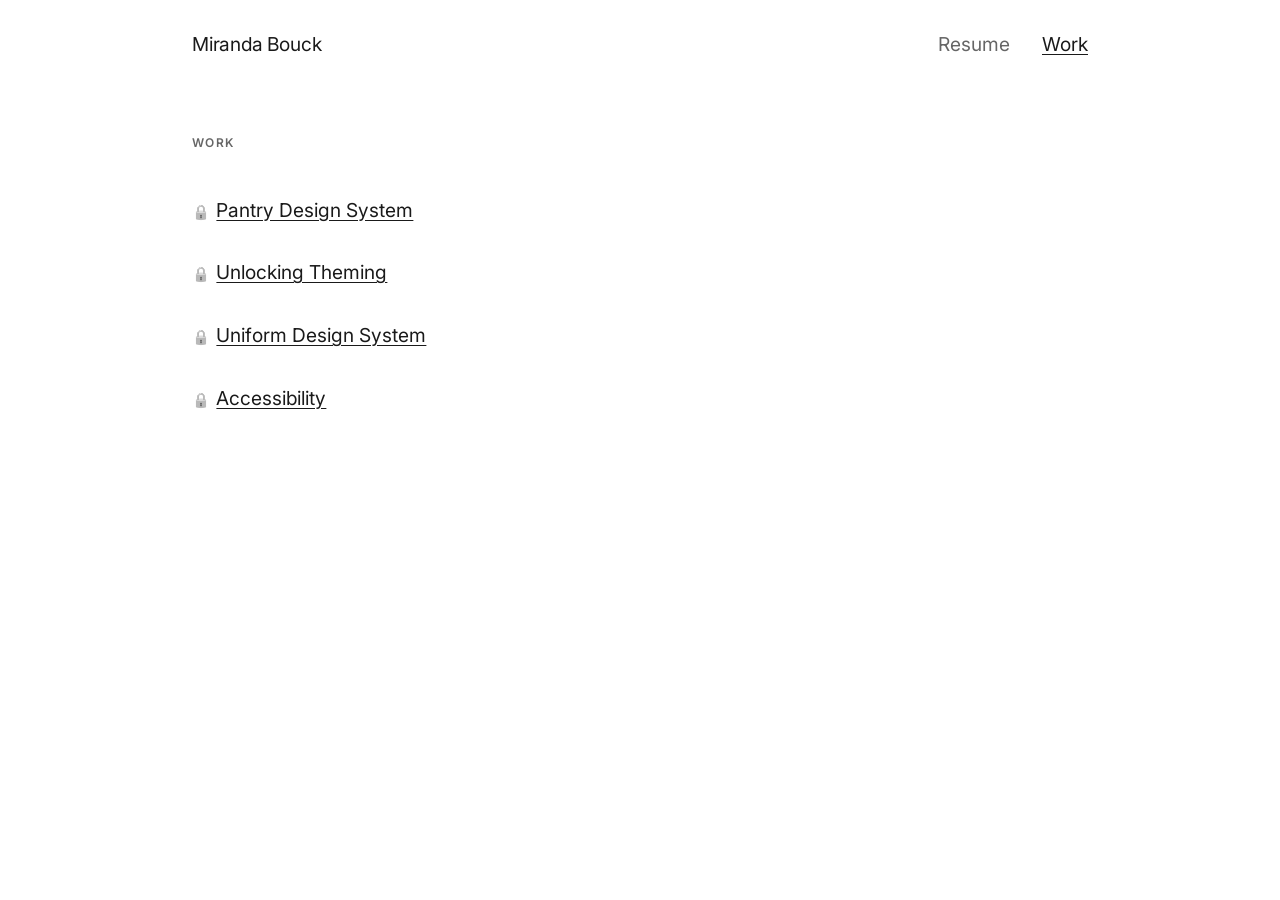
<file: work.html>
<!DOCTYPE html>
<html lang="en">
<head>
  <meta charset="UTF-8" />
  <meta name="viewport" content="width=device-width, initial-scale=1.0" />
  <title>Miranda Bouck — Work</title>
  <link rel="preconnect" href="https://fonts.googleapis.com" />
  <link rel="preconnect" href="https://fonts.gstatic.com" crossorigin />
  <link href="https://fonts.googleapis.com/css2?family=Inter:wght@400;500;600&display=swap" rel="stylesheet" />
  <link rel="stylesheet" href="styles.css" />
</head>
<body>

  <header>
    <nav>
      <a href="index.html" class="nav-logo">Miranda Bouck</a>
      <ul class="nav-links">
        <li><a href="resume.html">Resume</a></li>
        <li><a href="work.html" class="active">Work</a></li>
      </ul>
    </nav>
  </header>

  <main>

    <section class="resume-section">
      <h2 class="section-label">Work</h2>

      <div class="experience-entry single-col">
        <div class="entry-content">
          <div class="entry-title">
            <span class="work-lock" aria-hidden="true">🔒</span>
            <a href="https://www.google.com" target="_blank" rel="noopener noreferrer" aria-label="Pantry Design System (opens in a new tab)">Pantry Design System</a>
          </div>
        </div>
      </div>

      <div class="experience-entry single-col">
        <div class="entry-content">
          <div class="entry-title">
            <span class="work-lock" aria-hidden="true">🔒</span>
            <a href="https://www.google.com" target="_blank" rel="noopener noreferrer" aria-label="Unlocking Theming (opens in a new tab)">Unlocking Theming</a>
          </div>
        </div>
      </div>

      <div class="experience-entry single-col">
        <div class="entry-content">
          <div class="entry-title">
            <span class="work-lock" aria-hidden="true">🔒</span>
            <a href="https://www.google.com" target="_blank" rel="noopener noreferrer" aria-label="Uniform Design System (opens in a new tab)">Uniform Design System</a>
          </div>
        </div>
      </div>

      <div class="experience-entry single-col">
        <div class="entry-content">
          <div class="entry-title">
            <span class="work-lock" aria-hidden="true">🔒</span>
            <a href="https://www.google.com" target="_blank" rel="noopener noreferrer" aria-label="Accessibility (opens in a new tab)">Accessibility</a>
          </div>
        </div>
      </div>
    </section>

  </main>

</body>
</html>
</file>
<file: styles.css>
/* ============================================
   Miranda Bouck — Portfolio
   ============================================ */

*, *::before, *::after {
  box-sizing: border-box;
  margin: 0;
  padding: 0;
}

:root {
  color-scheme: light dark;
  --color-bg: #ffffff;
  --color-text: #1a1a1a;
  --color-text-secondary: #333333;
  --color-muted: #666666;
  --color-border: #e0e0e0;
  --font-sans: 'Inter', -apple-system, BlinkMacSystemFont, 'Segoe UI', Helvetica, Arial, sans-serif;
  --max-width: 60rem;
  --nav-height: 5.625rem;
  --col-left: 11rem;
  --col-gap: 3rem;
  --radius: 8px;
  --underline-offset: 3px;
}

html {
  font-size: 16px;
  -webkit-font-smoothing: antialiased;
  -moz-osx-font-smoothing: grayscale;
}

body {
  background-color: var(--color-bg);
  color: var(--color-text);
  font-family: var(--font-sans);
  line-height: 1.6rem;
}

a {
  color: inherit;
  text-decoration: none;
}

a:focus-visible {
  outline: 2px solid var(--color-text);
  outline-offset: 2px;
  border-radius: 2px;
}

.skip-link {
  position: absolute;
  top: -10rem;
  left: 1rem;
  background: var(--color-text);
  color: var(--color-bg);
  padding: 0.5rem 1rem;
  border-radius: var(--radius);
  font-size: 0.875rem;
  font-weight: 500;
  z-index: 200;
  transition: top 0.1s;
}

.skip-link:focus {
  top: 0.5rem;
}

/* ============================================
   Header & Navigation
   ============================================ */

header {
  position: fixed;
  top: 0;
  left: 0;
  right: 0;
  z-index: 100;
  background-color: var(--color-bg);
  height: var(--nav-height);
}

nav {
  max-width: var(--max-width);
  margin: 0 auto;
  padding: 0 2rem;
  height: 100%;
  display: flex;
  align-items: center;
  justify-content: space-between;
}

.nav-logo {
  font-size: 1.2rem;
  font-weight: 400;
  letter-spacing: -0.01em;
  transition: opacity 0.2s ease, color 0.2s ease;
}

.nav-logo:hover {
  opacity: 0.7;
}

.nav-links {
  display: flex;
  gap: 2rem;
  list-style: none;
}

.nav-links a {
  font-size: 1.2rem;
  font-weight: 400;
  color: var(--color-muted);
  transition: opacity 0.2s ease, color 0.2s ease;
}

.nav-links a:hover {
  opacity: 0.7;
  text-decoration: underline;
  text-underline-offset: var(--underline-offset);
}

.nav-links a.active {
  color: var(--color-text);
  text-decoration: underline;
  text-underline-offset: var(--underline-offset);
}

/* ============================================
   Main Layout
   ============================================ */

main {
  max-width: var(--max-width);
  margin: 0 auto;
  padding: calc(var(--nav-height) + 2.5rem) 2rem 6rem;
}

/* ============================================
   Home Page
   ============================================ */

.home-bio {
  max-width: 42.5rem;
}

.home-bio p {
  font-size: 1rem;
  line-height: 1.75rem;
  margin-bottom: 1.75rem;
}

.home-bio p:last-of-type {
  margin-bottom: 0;
}

/* ============================================
   Shared link affordance
   ============================================ */

.home-bio a,
.entry-title a,
.list-content a,
.back-link a,
p.work-note a,
figcaption.work-note a {
  text-decoration: underline;
  text-underline-offset: var(--underline-offset);
  transition: opacity 0.2s ease, color 0.2s ease;
}

.home-bio a,
.entry-title a {
  font-weight: 400;
}

.home-bio a:hover,
.entry-title a:hover,
.list-content a:hover,
.back-link a:hover {
  opacity: 0.65;
}

p.work-note a:hover,
figcaption.work-note a:hover {
  opacity: 0.7;
}

/* ============================================
   Sections (Resume & Work)
   ============================================ */

section {
  margin-bottom: 4rem;
}

section:last-child {
  margin-bottom: 0;
}

section > h2,
.back-link {
  font-size: 0.75rem;
  font-weight: 600;
  letter-spacing: 0.12em;
  text-transform: uppercase;
  color: var(--color-muted);
  margin-bottom: 2rem;
  padding-bottom: 0.75rem;
}

/* Two-column grid */

.experience-entry,
.list-entry {
  display: grid;
  grid-template-columns: var(--col-left) 1fr;
  gap: 0 var(--col-gap);
}

.experience-entry.single-col {
  display: block;
}

.experience-entry {
  margin-bottom: 2.5rem;
}

.experience-entry:last-child {
  margin-bottom: 0;
}

.list-entry {
  margin-bottom: 0.85rem;
  line-height: 1.5rem;
}

.list-entry:last-child {
  margin-bottom: 0;
}

/* Left column */

.entry-meta {
  padding-top: 0.1rem;
}

.entry-date,
.entry-company,
.list-date {
  font-size: 1rem;
  color: var(--color-muted);
}

.entry-date {
  line-height: 1.5rem;
  white-space: nowrap;
}

.entry-company {
  margin-top: 0.15rem;
}

.list-date {
  padding-top: 0.1rem;
}

/* Right column */

.entry-title {
  display: flex;
  align-items: baseline;
  gap: 0.4rem;
  font-size: 1.2rem;
  font-weight: 500;
  margin-bottom: 0.6rem;
  line-height: 1.3rem;
}

.work-lock {
  font-size: 0.75em;
  vertical-align: top;
  filter: grayscale(1);
  opacity: 0.8;
}

.entry-bullets {
  list-style: none;
  padding: 0;
}

.entry-bullets li,
.entry-description {
  font-size: 1rem;
  color: var(--color-text-secondary);
  line-height: 1.65rem;
}

.entry-bullets li {
  margin-bottom: 0.5rem;
}

.entry-description {
  margin-top: 0.4rem;
}

/* Grouped roles */

.entry-roles {
  list-style: none;
  margin-bottom: 0.5rem;
}

.entry-roles li {
  font-size: 0.85rem;
  color: var(--color-muted);
  line-height: 1.7rem;
  font-weight: 500;
}

.entry-roles .role-title {
  color: var(--color-text);
}

/* Shared small muted label */

.list-content .sub,
.testimonial cite {
  font-size: 0.8rem;
  color: var(--color-muted);
  font-weight: 500;
  font-style: normal;
}

/* Testimonials */

.testimonials-grid {
  display: grid;
  grid-template-columns: 1fr 1fr;
  gap: 2rem;
}

.testimonial blockquote {
  font-size: 0.95rem;
  line-height: 1.75rem;
  color: var(--color-text-secondary);
  margin-bottom: 0.5rem;
}

/* ============================================
   Writing / Post
   ============================================ */

.post-date {
  display: block;
  font-size: 1rem;
  color: var(--color-muted);
  margin-bottom: 1.5rem;
}

.post-body p {
  font-size: 1rem;
  line-height: 1.75rem;
  margin-bottom: 1.75rem;
}

.post-body p:last-child {
  margin-bottom: 0;
}

/* ============================================
   Work page images
   ============================================ */

.work-image {
  width: 100%;
  height: auto;
  border-radius: var(--radius);
  border: 1px solid rgba(36, 37, 41, 0.12);
  margin-bottom: 2.5rem;
  display: block;
}

.work-video-wrapper {
  position: relative;
  height: 0;
  padding-bottom: 56.25%;
  border-radius: var(--radius);
  border: 1px solid rgba(36, 37, 41, 0.12);
  margin-bottom: 2.5rem;
  overflow: hidden;
}

.work-video-poster {
  position: absolute;
  top: 0;
  left: 0;
  width: 100%;
  height: 100%;
  padding: 0;
  background: none;
  border: none;
  cursor: pointer;
  text-decoration: none;
}

.work-video-poster .work-image {
  width: 100%;
  height: 100%;
  object-fit: cover;
  margin-bottom: 0;
  border-radius: 0;
  border: none;
  display: block;
}

.work-play-btn {
  position: absolute;
  top: 50%;
  left: 50%;
  transform: translate(-50%, -50%);
  width: 64px;
  height: 64px;
  pointer-events: none;
  z-index: 2;
}

.work-video-wrapper::after {
  content: '';
  position: absolute;
  inset: 0;
  background: rgba(0, 0, 0, 0.1);
  transition: background 0.15s ease;
  pointer-events: none;
  z-index: 1;
}

.work-video-wrapper:hover::after {
  background: rgba(217, 49, 8, 0.2);
}

.work-video-wrapper.is-playing::after {
  display: none;
}

.work-video-wrapper.is-playing .work-video-poster {
  display: none;
}

.work-video-wrapper iframe {
  position: absolute;
  top: 0;
  left: 0;
  width: 100%;
  height: 100%;
  border: 0;
}

p.work-note,
figcaption.work-note {
  font-size: 0.85rem;
  color: var(--color-muted);
}

p.work-note {
  margin-top: 2.5rem;
}

/* GIF pause wrapper */

.gif-wrapper {
  position: relative;
  margin-bottom: 2.5rem;
}

.gif-wrapper img {
  margin-bottom: 0;
}

.gif-play-btn {
  position: absolute;
  bottom: 0.75rem;
  right: 0.75rem;
  background: rgba(0, 0, 0, 0.55);
  color: #fff;
  border: none;
  border-radius: var(--radius);
  padding: 0.3rem 0.65rem;
  font-size: 0.75rem;
  font-family: var(--font-sans);
  font-weight: 500;
  cursor: pointer;
  letter-spacing: 0.02em;
}

.gif-play-btn:focus-visible {
  outline: 2px solid #fff;
  outline-offset: 2px;
}

/* External link icon */

.external-link-icon {
  font-size: 0.8em;
}

.work-image-caption {
  margin-top: -1.5rem;
  margin-bottom: 1.75rem;
}

.post-body .entry-title {
  margin-top: 1rem;
}

/* ============================================
   Responsive
   ============================================ */

@media (max-width: 43.75em) {
  main {
    padding-top: calc(var(--nav-height) + 3rem);
  }

  .experience-entry,
  .list-entry {
    grid-template-columns: 1fr;
    gap: 0.25rem;
  }

  .entry-meta {
    display: flex;
    gap: 0.5rem;
    align-items: baseline;
  }

  .entry-company::before {
    content: '·';
    margin-right: 0.5rem;
  }

  .testimonials-grid {
    grid-template-columns: 1fr;
  }
}

@media (prefers-color-scheme: dark) {
  :root {
    --color-bg: #111111;
    --color-text: #ebebeb;
    --color-text-secondary: #cccccc;
    --color-muted: #888888;
    --color-border: #2e2e2e;
  }

  .work-image,
  .work-video-wrapper {
    border-color: rgba(255, 255, 255, 0.1);
  }

  .gif-play-btn {
    background: rgba(255, 255, 255, 0.15);
    color: var(--color-text);
  }

  .nav-links a:hover,
  .list-content a:hover,
  .back-link a:hover,
  p.work-note a:hover,
  figcaption.work-note a:hover {
    opacity: 1;
    color: var(--color-text);
  }
}

@media (prefers-reduced-motion: reduce) {
  *, *::before, *::after {
    transition-duration: 0.01ms !important;
    animation-duration: 0.01ms !important;
  }
}

/* ============================================
   Screen reader only utility
   ============================================ */

.sr-only {
  position: absolute;
  width: 1px;
  height: 1px;
  padding: 0;
  margin: -1px;
  overflow: hidden;
  clip: rect(0, 0, 0, 0);
  clip-path: inset(50%);
  white-space: nowrap;
  border: 0;
}
</file>
